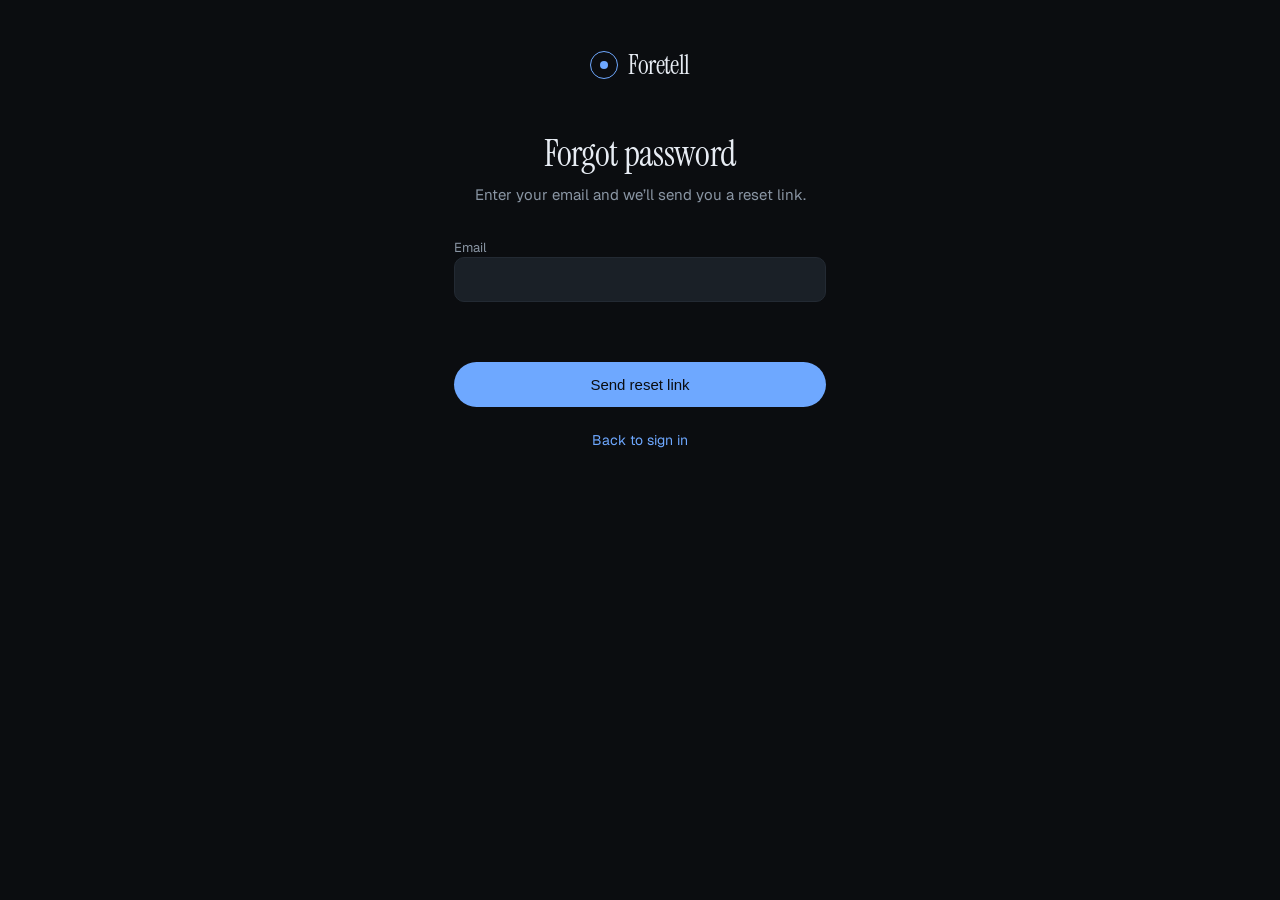
<file: ui/forgot-password.html>
<!DOCTYPE html>
<html lang="en">
<head>
<meta charset="UTF-8" />
<meta name="viewport" content="width=device-width, initial-scale=1.0" />
<title>Forgot password — Foretell</title>
<link rel="stylesheet" href="/ui/theme.css" />
<style>
*{box-sizing:border-box;margin:0;padding:0}
body{min-height:100vh;display:flex;flex-direction:column;background:var(--bg);color:var(--text)}
a{color:inherit;text-decoration:none}
.wrap{max-width:420px;margin:0 auto;padding:48px 24px;flex:1;width:100%}
.logo{display:flex;align-items:center;gap:10px;font-family:var(--serif);font-size:26px;margin-bottom:48px;justify-content:center;letter-spacing:-0.02em}
.logo-mark{width:28px;height:28px;border:1.5px solid var(--accent);border-radius:50%;display:inline-flex;align-items:center;justify-content:center}
.logo-mark::before{content:'';width:8px;height:8px;background:var(--accent);border-radius:50%}
h1{font-family:var(--serif);font-size:36px;font-weight:400;text-align:center;margin-bottom:8px;letter-spacing:-0.01em}
.sub{text-align:center;color:var(--muted);font-size:15px;margin-bottom:32px}
form{display:flex;flex-direction:column;gap:16px}
label{font-size:13px;color:var(--muted)}
input{width:100%;padding:12px 14px;border-radius:10px;border:1px solid var(--border);
  background:var(--panel-2);color:var(--text);font-family:inherit;font-size:15px}
input:focus{outline:none;border-color:var(--accent)}
.btn{display:flex;align-items:center;justify-content:center;padding:14px;border-radius:999px;
  font-size:15px;font-weight:500;background:var(--accent);color:var(--bg);border:none;cursor:pointer;margin-top:8px}
.btn:hover{opacity:0.9}
.btn:disabled{opacity:0.6;cursor:not-allowed}
.error{color:var(--bad);font-size:14px;text-align:center;min-height:20px}
.success{color:var(--accent);font-size:14px;text-align:center;line-height:1.5}
.foot{text-align:center;margin-top:24px;font-size:14px;color:var(--muted)}
.foot a{color:var(--accent)}
</style>
</head>
<body>
<div class="wrap">
  <a href="/" class="logo"><span class="logo-mark"></span> Foretell</a>
  <h1>Forgot password</h1>
  <p class="sub">Enter your email and we&rsquo;ll send you a reset link.</p>
  <form id="form">
    <div>
      <label for="email">Email</label>
      <input id="email" name="email" type="email" required autocomplete="email" />
    </div>
    <p class="error" id="error"></p>
    <p class="success" id="success" hidden></p>
    <button type="submit" class="btn" id="submit">Send reset link</button>
  </form>
  <p class="foot"><a href="/login">Back to sign in</a></p>
</div>
<script>
document.getElementById('form').addEventListener('submit', async (e) => {
  e.preventDefault();
  const btn = document.getElementById('submit');
  const err = document.getElementById('error');
  const ok = document.getElementById('success');
  err.textContent = '';
  ok.hidden = true;
  btn.disabled = true;
  try {
    const res = await fetch('/api/auth/forgot-password', {
      method: 'POST',
      headers: { 'Content-Type': 'application/json' },
      body: JSON.stringify({
        email: document.getElementById('email').value.trim(),
      }),
    });
    const data = await res.json().catch(() => ({}));
    if (!res.ok) {
      err.textContent = typeof data.detail === 'string' ? data.detail : 'Something went wrong. Try again.';
      btn.disabled = false;
      return;
    }
    ok.textContent = data.message || 'If an account exists for that email, we sent a password reset link.';
    ok.hidden = false;
    document.getElementById('email').disabled = true;
  } catch (_e) {
    err.textContent = 'Network error. Try again.';
    btn.disabled = false;
  }
});
</script>
</body>
</html>
</file>
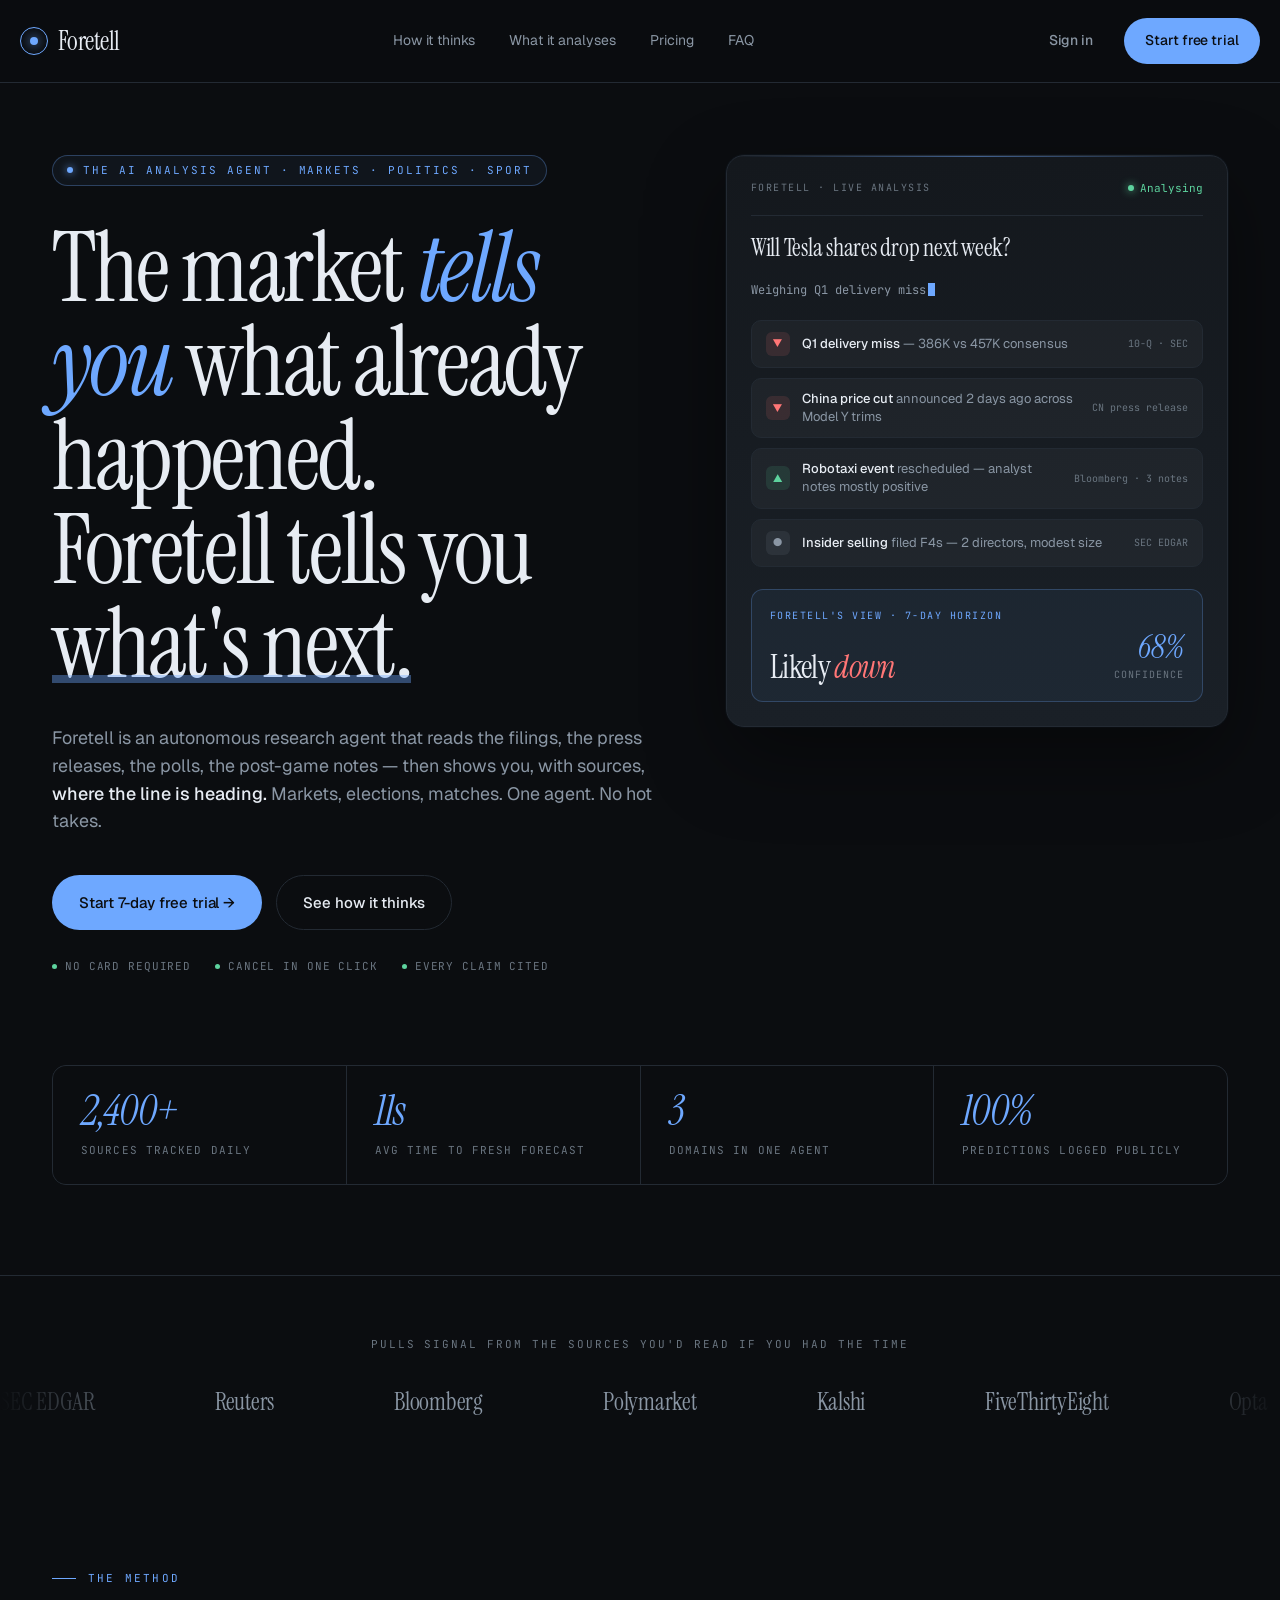
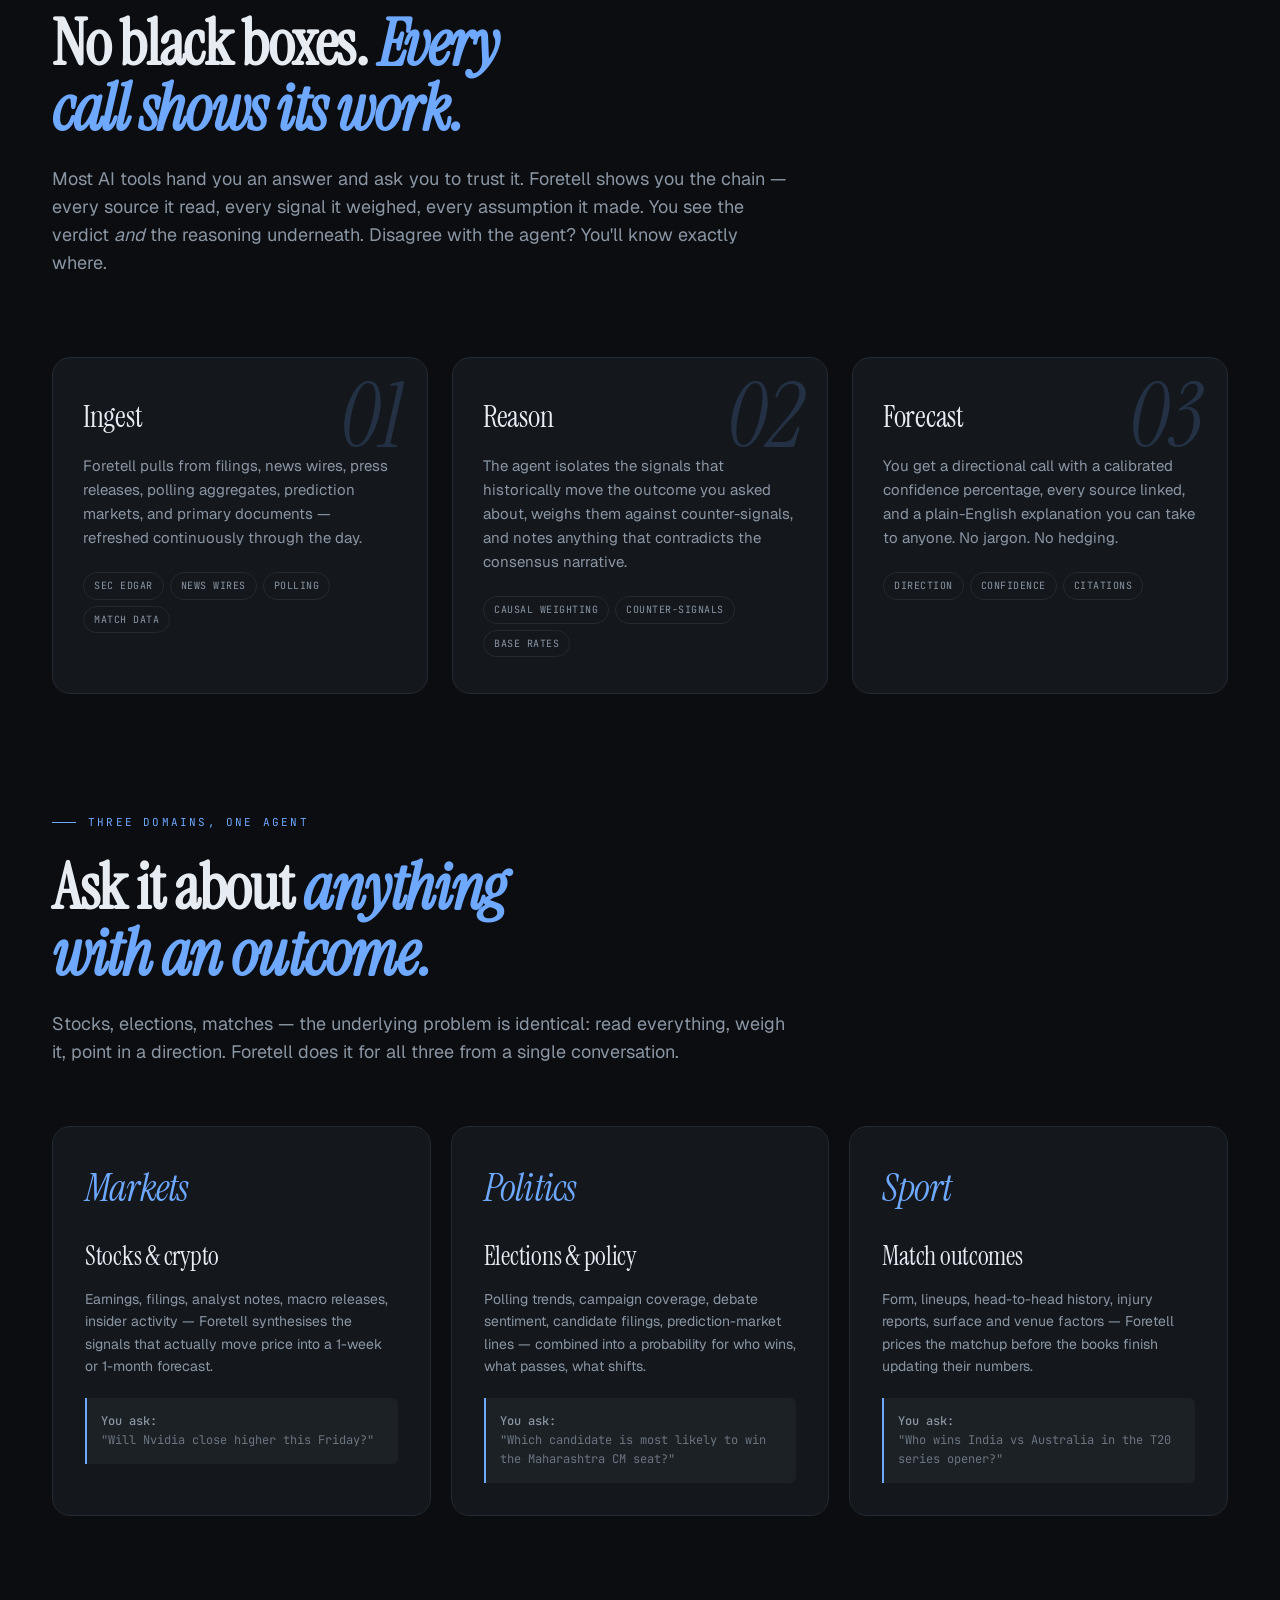
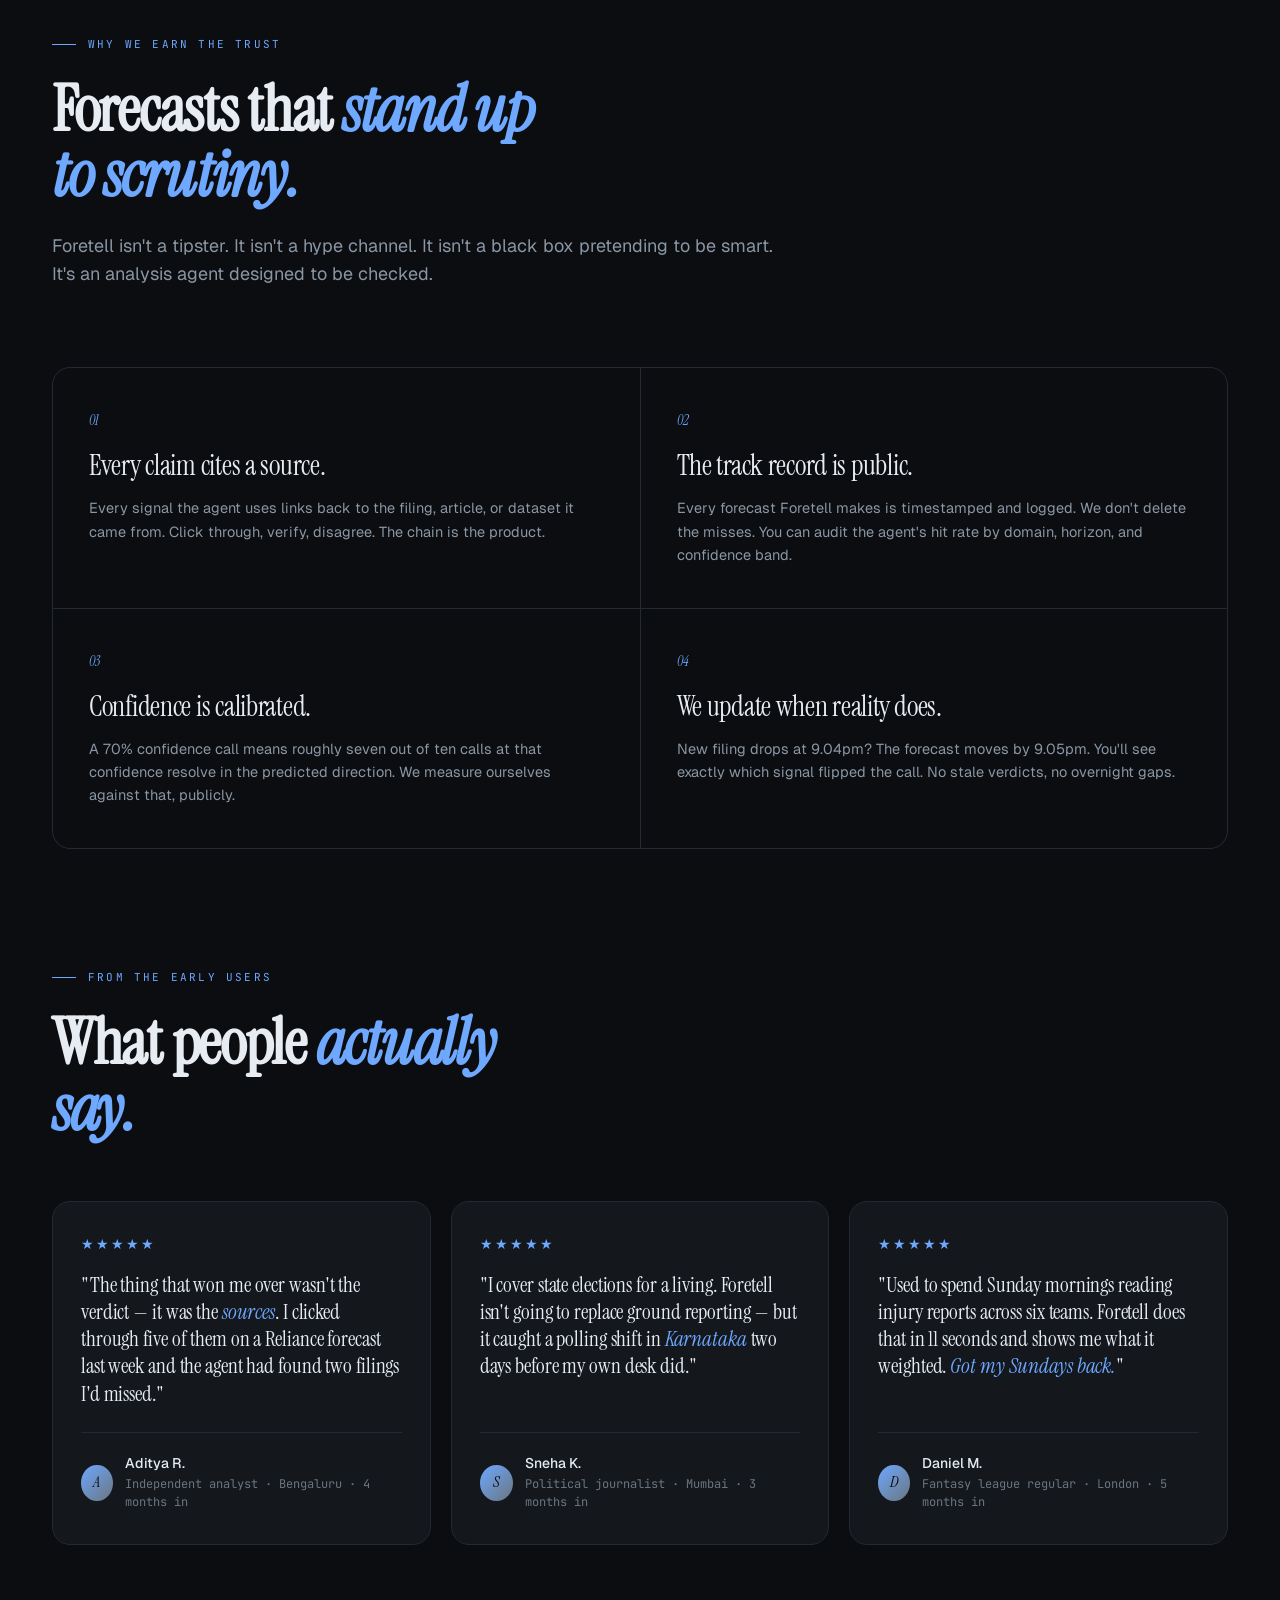
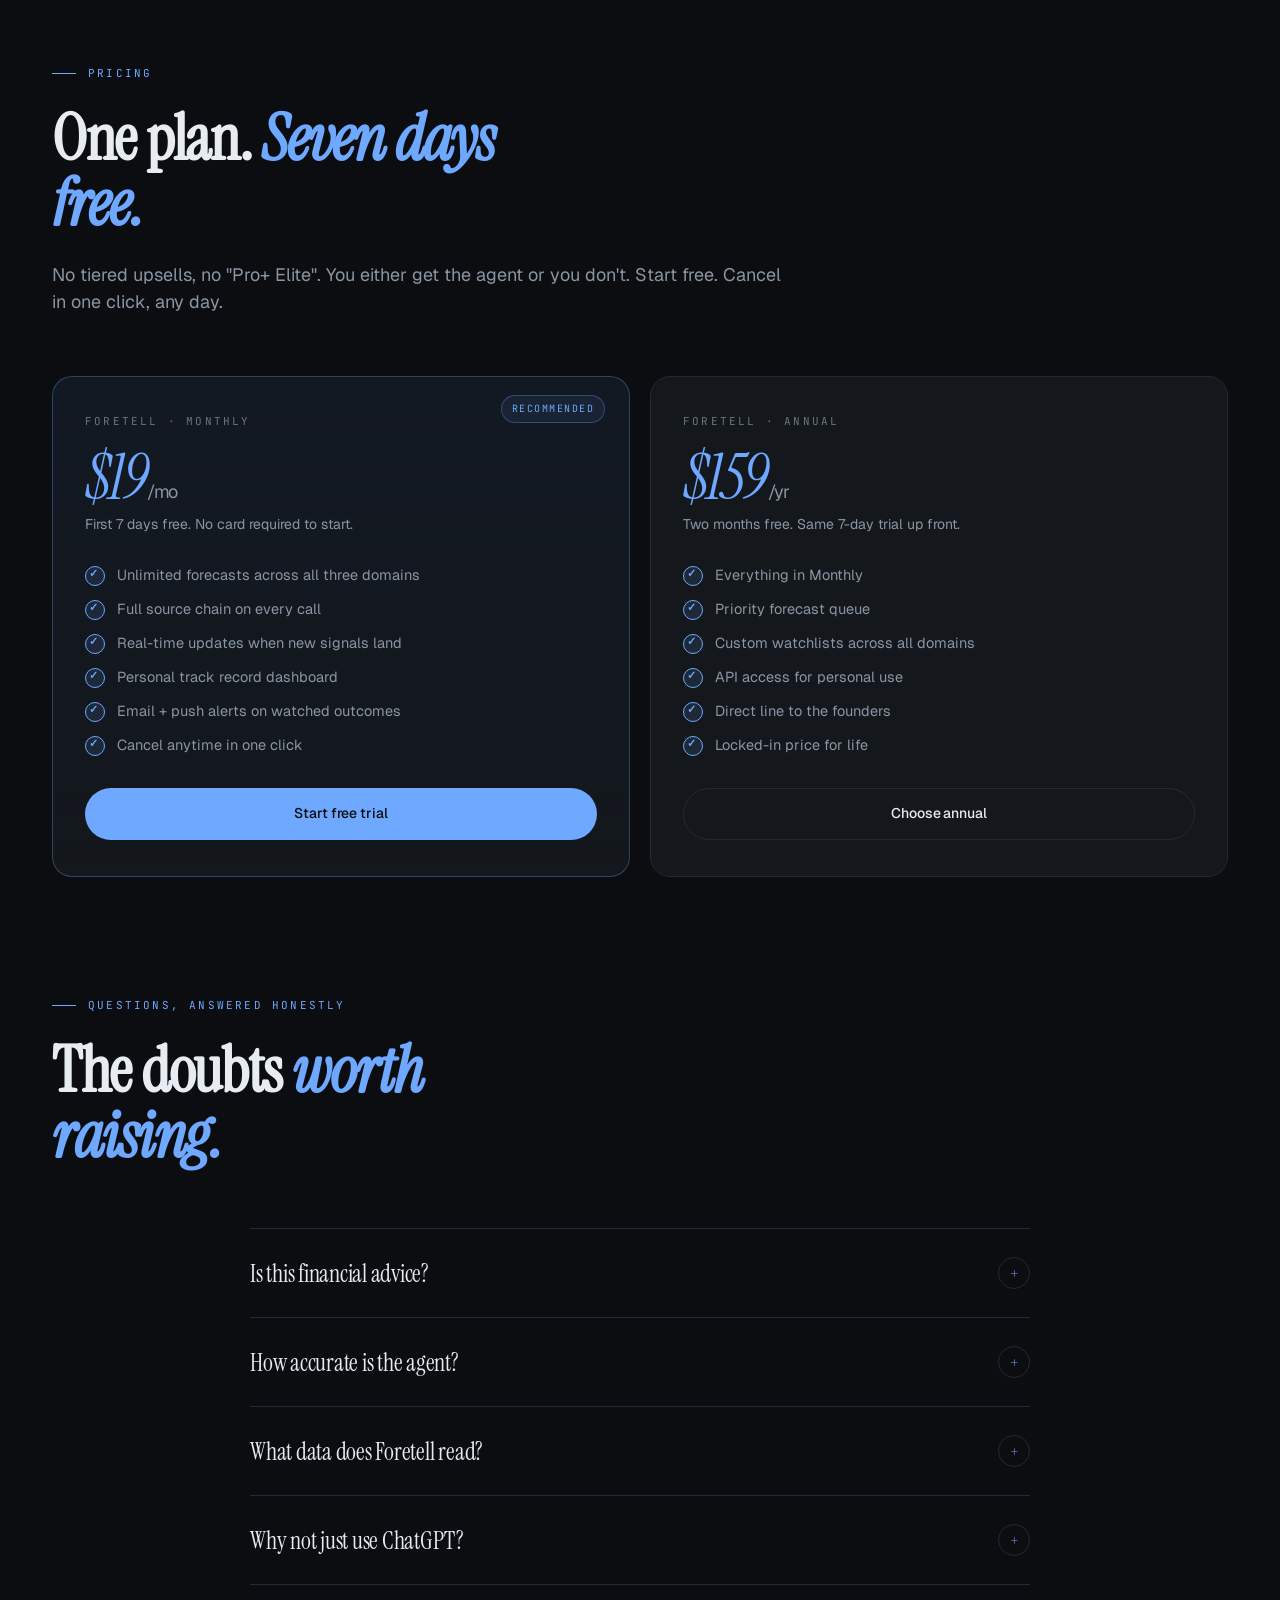
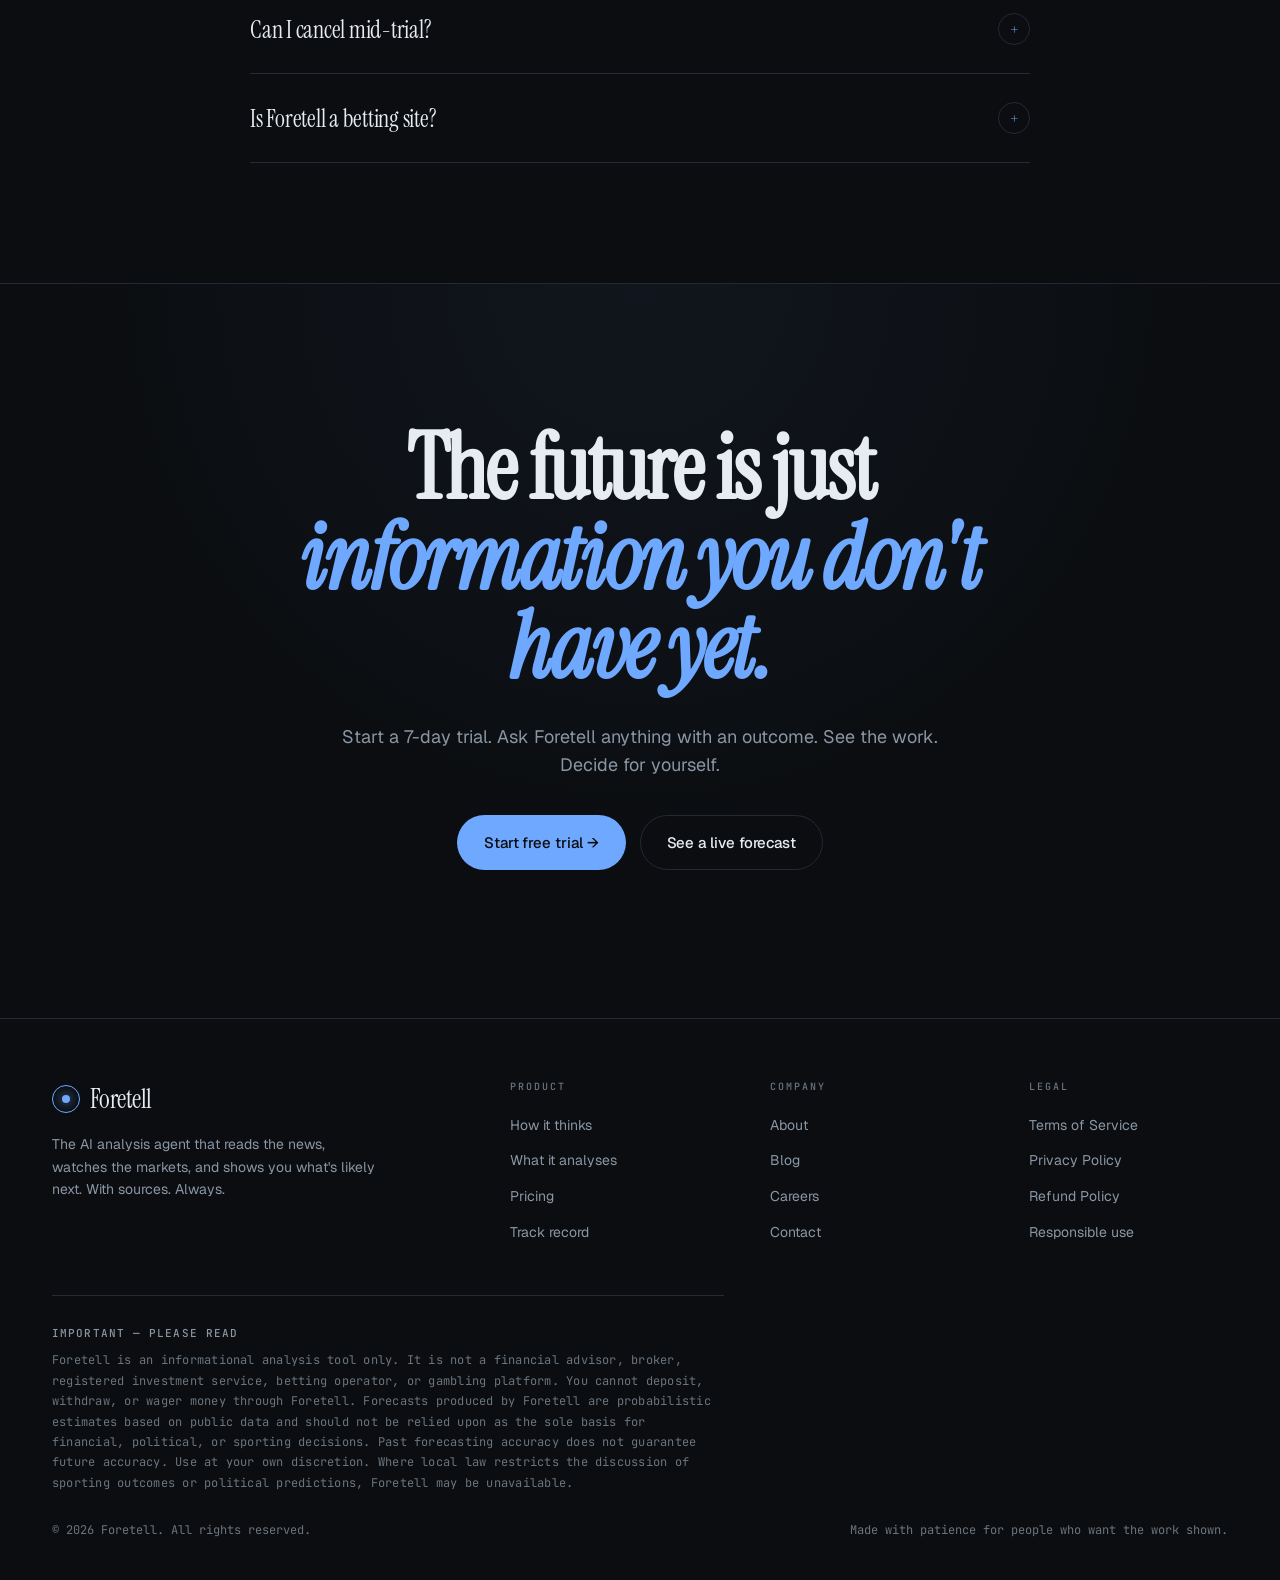
<file: ui/landing.html>
<!DOCTYPE html>
<html lang="en">
<head>
<meta charset="UTF-8" />
<meta name="viewport" content="width=device-width, initial-scale=1.0" />
<title>Foretell — The AI agent that reads the news, watches the markets, and tells you what comes next.</title>
<meta name="description" content="Foretell is an analysis agent that reads filings, news, polls and press releases to forecast where markets, elections and matches are heading. Free 7-day trial. No card required." />

<link rel="stylesheet" href="/ui/theme.css" />

<style>
*{box-sizing:border-box;margin:0;padding:0}
html{scroll-behavior:smooth}
body{
  background:var(--bg);
  color:var(--text);
  font-weight:400;
  line-height:1.55;
  overflow-x:hidden;
}

a{color:inherit;text-decoration:none}
button{font-family:inherit;cursor:pointer;border:none;background:none;color:inherit}

.wrap{
  max-width:1240px;
  margin:0 auto;
  padding:0 32px;
  position:relative;
  z-index:2;
}

/* ============ NAV ============ */
.nav{
  position:sticky;
  top:0;
  z-index:50;
  background:rgba(11,13,16,0.85);
  backdrop-filter:blur(20px);
  border-bottom:1px solid var(--border);
}
.nav-inner{
  display:flex;
  align-items:center;
  justify-content:space-between;
  padding:18px 0;
}
.logo{
  display:flex;
  align-items:center;
  gap:10px;
  font-family:var(--serif);
  font-size:26px;
  letter-spacing:-0.02em;
}
.logo-mark{
  width:28px;
  height:28px;
  border:1.5px solid var(--accent);
  border-radius:50%;
  position:relative;
  display:inline-flex;
  align-items:center;
  justify-content:center;
}
.logo-mark::before{
  content:'';
  width:8px;
  height:8px;
  background:var(--accent);
  border-radius:50%;
  box-shadow:0 0 12px var(--accent);
}
.nav-links{
  display:flex;
  gap:34px;
  font-size:14px;
  color:var(--muted);
}
.nav-links a:hover{color:var(--text)}
.nav-cta{
  display:flex;
  gap:10px;
  align-items:center;
}
.btn{
  display:inline-flex;
  align-items:center;
  gap:8px;
  padding:11px 20px;
  border-radius:999px;
  font-size:14px;
  font-weight:500;
  letter-spacing:-0.005em;
  transition:all .2s ease;
  border:1px solid transparent;
}
.btn-ghost{
  color:var(--muted);
}
.btn-ghost:hover{color:var(--text)}
.btn-primary{
  background:var(--accent);
  color:var(--bg);
}
.btn-primary:hover{
  opacity:0.9;
  transform:translateY(-1px);
}
.btn-outline{
  border:1px solid var(--border);
  color:var(--text);
}
.btn-outline:hover{
  border-color:var(--text);
}
@media(max-width:760px){
  .nav-links{display:none}
}

/* ============ HERO ============ */
.hero{
  padding:72px 0 90px;
  position:relative;
}
.eyebrow{
  display:inline-flex;
  align-items:center;
  gap:10px;
  font-family:var(--mono);
  font-size:11px;
  letter-spacing:0.18em;
  text-transform:uppercase;
  color:var(--accent);
  padding:6px 14px;
  border:1px solid rgba(110,168,255,0.3);
  border-radius:999px;
  background:rgba(110,168,255,0.05);
  margin-bottom:36px;
  animation:fadeUp .8s ease both;
}
.eyebrow .dot{
  width:6px;height:6px;background:var(--accent);border-radius:50%;
  box-shadow:0 0 8px var(--accent);
  animation:pulse 2s ease-in-out infinite;
}
@keyframes pulse{
  0%,100%{opacity:1}
  50%{opacity:.4}
}

.hero h1{
  font-family:var(--serif);
  font-size:clamp(46px, 7.5vw, 96px);
  line-height:0.98;
  letter-spacing:-0.025em;
  font-weight:400;
  max-width:14ch;
  margin-bottom:32px;
  animation:fadeUp .9s ease .1s both;
}
.hero h1 em{
  font-style:italic;
  color:var(--accent);
  font-weight:400;
}
.hero h1 .strike{
  position:relative;
  display:inline-block;
}
.hero-sub{
  font-size:clamp(17px,1.4vw,20px);
  color:var(--muted);
  max-width:54ch;
  line-height:1.55;
  margin-bottom:40px;
  animation:fadeUp 1s ease .2s both;
}
.hero-sub strong{color:var(--text);font-weight:500}

.hero-actions{
  display:flex;
  gap:14px;
  align-items:center;
  flex-wrap:wrap;
  margin-bottom:28px;
  animation:fadeUp 1.1s ease .3s both;
}
.btn-lg{padding:15px 26px;font-size:15px}

.hero-microtrust{
  display:flex;
  gap:24px;
  font-family:var(--mono);
  font-size:11px;
  letter-spacing:0.08em;
  color:var(--dim);
  text-transform:uppercase;
  flex-wrap:wrap;
  animation:fadeUp 1.2s ease .4s both;
}
.hero-microtrust span{display:flex;align-items:center;gap:8px}
.hero-microtrust span::before{
  content:'';width:5px;height:5px;background:var(--good);border-radius:50%;
}

/* ============ HERO DEMO CARD ============ */
.hero-grid{
  display:grid;
  grid-template-columns:1.1fr 0.9fr;
  gap:60px;
  align-items:start;
}
@media(max-width:980px){
  .hero-grid{grid-template-columns:1fr;gap:50px}
}

.agent-card{
  background:linear-gradient(180deg, var(--panel) 0%, var(--panel-2) 100%);
  border:1px solid var(--border);
  border-radius:18px;
  padding:24px;
  position:relative;
  overflow:hidden;
  animation:fadeUp 1s ease .5s both;
  box-shadow:0 30px 80px rgba(0,0,0,0.4), 0 0 0 1px rgba(110,168,255,0.04);
}
.agent-card::before{
  content:'';
  position:absolute;
  top:0;left:0;right:0;
  height:1px;
  background:linear-gradient(90deg, transparent, rgba(110,168,255,0.5), transparent);
}
.agent-head{
  display:flex;
  justify-content:space-between;
  align-items:center;
  padding-bottom:18px;
  border-bottom:1px solid var(--border);
  margin-bottom:18px;
}
.agent-tag{
  font-family:var(--mono);
  font-size:10px;
  letter-spacing:0.15em;
  text-transform:uppercase;
  color:var(--dim);
}
.agent-status{
  display:flex;
  align-items:center;
  gap:6px;
  font-family:var(--mono);
  font-size:11px;
  color:var(--good);
}
.agent-status::before{
  content:'';width:6px;height:6px;border-radius:50%;background:var(--good);
  box-shadow:0 0 8px var(--good);animation:pulse 1.5s ease-in-out infinite;
}
.agent-q{
  font-family:var(--serif);
  font-size:24px;
  line-height:1.15;
  margin-bottom:20px;
  letter-spacing:-0.01em;
}
.agent-thinking{
  font-family:var(--mono);
  font-size:12px;
  color:var(--muted);
  margin-bottom:20px;
  min-height:18px;
}
.agent-thinking .cursor{
  display:inline-block;
  width:7px;
  height:13px;
  background:var(--accent);
  vertical-align:-2px;
  margin-left:2px;
  animation:blink 1s steps(2) infinite;
}
@keyframes blink{50%{opacity:0}}

.signals{
  display:flex;
  flex-direction:column;
  gap:10px;
  margin-bottom:22px;
}
.signal{
  display:grid;
  grid-template-columns:auto 1fr auto;
  gap:12px;
  align-items:center;
  padding:11px 14px;
  background:rgba(231,236,243,0.04);
  border:1px solid var(--border);
  border-radius:10px;
  font-size:13px;
  opacity:0;
  animation:slideIn .5s ease forwards;
}
.signal.s1{animation-delay:.8s}
.signal.s2{animation-delay:1.4s}
.signal.s3{animation-delay:2s}
.signal.s4{animation-delay:2.6s}
@keyframes slideIn{
  from{opacity:0;transform:translateY(8px)}
  to{opacity:1;transform:translateY(0)}
}
.signal-icon{
  width:24px;height:24px;border-radius:6px;
  display:flex;align-items:center;justify-content:center;
  font-size:11px;font-weight:600;
}
.icon-pos{background:rgba(93,211,158,0.12);color:var(--good)}
.icon-neg{background:rgba(255,118,118,0.12);color:var(--bad)}
.icon-neu{background:rgba(138,150,164,0.12);color:var(--muted)}
.signal-text{color:var(--muted);line-height:1.4}
.signal-text strong{color:var(--text);font-weight:500}
.signal-src{
  font-family:var(--mono);
  font-size:10px;
  color:var(--dim);
  white-space:nowrap;
}

.verdict{
  background:rgba(110,168,255,0.06);
  border:1px solid rgba(110,168,255,0.25);
  border-radius:12px;
  padding:18px;
  opacity:0;
  animation:slideIn .6s ease 3.2s forwards;
}
.verdict-label{
  font-family:var(--mono);
  font-size:10px;
  letter-spacing:0.15em;
  text-transform:uppercase;
  color:var(--accent);
  margin-bottom:8px;
}
.verdict-row{
  display:flex;
  justify-content:space-between;
  align-items:flex-end;
  gap:18px;
}
.verdict-call{
  font-family:var(--serif);
  font-size:32px;
  line-height:1;
  letter-spacing:-0.02em;
}
.verdict-call em{color:var(--bad);font-style:italic}
.verdict-conf{
  text-align:right;
}
.verdict-conf-num{
  font-family:var(--serif);
  font-size:32px;
  line-height:1;
  color:var(--accent);
  font-style:italic;
}
.verdict-conf-lbl{
  font-family:var(--mono);
  font-size:10px;
  color:var(--dim);
  letter-spacing:0.1em;
  text-transform:uppercase;
  margin-top:4px;
}

/* ============ HERO STATS ============ */
.hero-stats{
  display:grid;
  grid-template-columns:repeat(4,1fr);
  gap:1px;
  background:var(--border);
  margin-top:90px;
  border:1px solid var(--border);
  border-radius:14px;
  overflow:hidden;
}
@media(max-width:760px){
  .hero-stats{grid-template-columns:repeat(2,1fr)}
}
.stat{
  background:var(--bg);
  padding:24px 28px;
}
.stat-num{
  font-family:var(--serif);
  font-size:42px;
  letter-spacing:-0.02em;
  line-height:1;
  color:var(--text);
}
.stat-num em{font-style:italic;color:var(--accent)}
.stat-lbl{
  font-family:var(--mono);
  font-size:11px;
  letter-spacing:0.1em;
  text-transform:uppercase;
  color:var(--dim);
  margin-top:10px;
}

/* ============ SOURCES MARQUEE ============ */
.sources{
  padding:60px 0 30px;
  border-top:1px solid var(--border);
}
.sources-label{
  text-align:center;
  font-family:var(--mono);
  font-size:11px;
  letter-spacing:0.18em;
  text-transform:uppercase;
  color:var(--dim);
  margin-bottom:30px;
}
.marquee{
  overflow:hidden;
  -webkit-mask-image:linear-gradient(90deg, transparent, #000 15%, #000 85%, transparent);
  mask-image:linear-gradient(90deg, transparent, #000 15%, #000 85%, transparent);
}
.marquee-track{
  display:flex;
  gap:60px;
  width:max-content;
  animation:scroll 36s linear infinite;
}
@keyframes scroll{
  from{transform:translateX(0)}
  to{transform:translateX(-50%)}
}
.marquee-item{
  font-family:var(--serif);
  font-size:24px;
  color:var(--muted);
  letter-spacing:-0.01em;
  white-space:nowrap;
  display:flex;
  align-items:center;
  gap:60px;
}
.marquee-item::after{
  content:'·';
  color:var(--accent);
}

/* ============ SECTION FRAME ============ */
.section{
  padding:120px 0;
  position:relative;
}
.section-eyebrow{
  font-family:var(--mono);
  font-size:11px;
  letter-spacing:0.2em;
  text-transform:uppercase;
  color:var(--accent);
  margin-bottom:24px;
  display:flex;
  align-items:center;
  gap:12px;
}
.section-eyebrow::before{
  content:'';
  width:24px;
  height:1px;
  background:var(--accent);
}
.section-title{
  font-family:var(--serif);
  font-size:clamp(38px,5vw,68px);
  line-height:1.02;
  letter-spacing:-0.02em;
  max-width:18ch;
  margin-bottom:24px;
}
.section-title em{font-style:italic;color:var(--accent)}
.section-sub{
  font-size:18px;
  color:var(--muted);
  max-width:62ch;
  line-height:1.55;
}

/* ============ HOW IT THINKS ============ */
.how-grid{
  display:grid;
  grid-template-columns:repeat(3,1fr);
  gap:24px;
  margin-top:80px;
  counter-reset:step;
}
@media(max-width:900px){
  .how-grid{grid-template-columns:1fr;gap:18px}
}
.how-card{
  background:var(--panel);
  border:1px solid var(--border);
  border-radius:18px;
  padding:36px 30px;
  position:relative;
  transition:all .3s ease;
  counter-increment:step;
}
.how-card:hover{
  border-color:rgba(110,168,255,0.3);
  transform:translateY(-3px);
}
.how-card::before{
  content:counter(step, decimal-leading-zero);
  font-family:var(--serif);
  font-style:italic;
  font-size:88px;
  color:var(--accent);
  opacity:0.18;
  position:absolute;
  top:14px;
  right:24px;
  line-height:1;
}
.how-card h3{
  font-family:var(--serif);
  font-size:30px;
  font-weight:400;
  letter-spacing:-0.01em;
  margin-bottom:14px;
  position:relative;
}
.how-card p{
  color:var(--muted);
  font-size:15px;
  line-height:1.6;
  margin-bottom:22px;
}
.how-card .tags{
  display:flex;
  flex-wrap:wrap;
  gap:6px;
}
.tag{
  font-family:var(--mono);
  font-size:10px;
  letter-spacing:0.05em;
  text-transform:uppercase;
  color:var(--muted);
  padding:5px 10px;
  border:1px solid var(--border);
  border-radius:999px;
}

/* ============ USE CASES ============ */
.usecases{
  display:grid;
  grid-template-columns:repeat(3,1fr);
  gap:20px;
  margin-top:60px;
}
@media(max-width:900px){
  .usecases{grid-template-columns:1fr}
}
.usecase{
  background:var(--panel);
  border:1px solid var(--border);
  border-radius:18px;
  padding:32px;
  position:relative;
  overflow:hidden;
}
.usecase-icon{
  font-family:var(--serif);
  font-style:italic;
  font-size:38px;
  color:var(--accent);
  margin-bottom:18px;
  letter-spacing:-0.02em;
}
.usecase h3{
  font-family:var(--serif);
  font-size:26px;
  font-weight:400;
  margin-bottom:12px;
  letter-spacing:-0.01em;
}
.usecase p{
  color:var(--muted);
  font-size:14px;
  line-height:1.6;
  margin-bottom:20px;
}
.usecase .example{
  font-family:var(--mono);
  font-size:12px;
  color:var(--dim);
  padding:14px;
  background:rgba(231,236,243,0.04);
  border-left:2px solid var(--accent);
  border-radius:0 6px 6px 0;
  line-height:1.6;
}
.usecase .example b{color:var(--muted);font-weight:500}

/* ============ TRUST GRID ============ */
.trust-grid{
  display:grid;
  grid-template-columns:repeat(2,1fr);
  gap:1px;
  background:var(--border);
  margin-top:80px;
  border:1px solid var(--border);
  border-radius:18px;
  overflow:hidden;
}
@media(max-width:760px){.trust-grid{grid-template-columns:1fr}}
.trust-cell{
  background:var(--bg);
  padding:42px 36px;
}
.trust-num{
  font-family:var(--serif);
  font-style:italic;
  font-size:14px;
  color:var(--accent);
  margin-bottom:18px;
  display:block;
}
.trust-cell h3{
  font-family:var(--serif);
  font-size:28px;
  font-weight:400;
  letter-spacing:-0.01em;
  margin-bottom:14px;
  line-height:1.15;
}
.trust-cell p{
  color:var(--muted);
  font-size:14.5px;
  line-height:1.6;
}

/* ============ TESTIMONIALS ============ */
.testimonials{
  display:grid;
  grid-template-columns:repeat(3,1fr);
  gap:20px;
  margin-top:60px;
}
@media(max-width:900px){
  .testimonials{grid-template-columns:1fr}
}
.tcard{
  background:var(--panel);
  border:1px solid var(--border);
  border-radius:18px;
  padding:32px 28px;
  display:flex;
  flex-direction:column;
}
.stars{
  color:var(--accent);
  font-size:14px;
  letter-spacing:2px;
  margin-bottom:16px;
}
.tcard blockquote{
  font-family:var(--serif);
  font-size:21px;
  line-height:1.3;
  letter-spacing:-0.005em;
  margin-bottom:24px;
  flex:1;
}
.tcard blockquote em{color:var(--accent);font-style:italic}
.tperson{
  display:flex;
  align-items:center;
  gap:12px;
  padding-top:20px;
  border-top:1px solid var(--border);
}
.tavatar{
  width:36px;height:36px;border-radius:50%;
  background:linear-gradient(135deg, var(--accent), var(--dim));
  display:flex;align-items:center;justify-content:center;
  font-family:var(--serif);
  font-style:italic;
  color:var(--bg);
  font-size:16px;
}
.tname{font-size:14px;font-weight:500}
.tmeta{font-size:12px;color:var(--dim);font-family:var(--mono)}

/* ============ PRICING ============ */
.pricing-wrap{
  display:grid;
  grid-template-columns:1fr 1fr;
  gap:20px;
  margin-top:60px;
}
@media(max-width:760px){.pricing-wrap{grid-template-columns:1fr}}
.plan{
  background:var(--panel);
  border:1px solid var(--border);
  border-radius:20px;
  padding:36px 32px;
  position:relative;
}
.plan.featured{
  background:linear-gradient(180deg, rgba(110,168,255,0.08), var(--panel));
  border-color:rgba(110,168,255,0.3);
}
.plan-badge{
  position:absolute;
  top:18px;right:24px;
  font-family:var(--mono);
  font-size:10px;
  letter-spacing:0.15em;
  text-transform:uppercase;
  color:var(--accent);
  padding:5px 10px;
  border:1px solid rgba(110,168,255,0.3);
  border-radius:999px;
  background:rgba(110,168,255,0.08);
}
.plan-name{
  font-family:var(--mono);
  font-size:11px;
  letter-spacing:0.2em;
  text-transform:uppercase;
  color:var(--dim);
  margin-bottom:16px;
}
.plan-price{
  font-family:var(--serif);
  font-size:62px;
  line-height:1;
  letter-spacing:-0.025em;
  margin-bottom:6px;
}
.plan-price em{color:var(--accent);font-style:italic}
.plan-price small{font-size:18px;color:var(--muted);font-style:normal;font-family:var(--sans)}
.plan-tag{
  font-size:14px;
  color:var(--muted);
  margin-bottom:28px;
}
.plan ul{
  list-style:none;
  margin-bottom:32px;
  display:flex;
  flex-direction:column;
  gap:12px;
}
.plan li{
  display:flex;
  align-items:flex-start;
  gap:12px;
  font-size:14.5px;
  color:var(--muted);
  line-height:1.5;
}
.plan li::before{
  content:'';
  width:18px;height:18px;
  background:rgba(110,168,255,0.12);
  border:1px solid var(--accent);
  border-radius:50%;
  position:relative;
  flex-shrink:0;
  margin-top:2px;
}
.plan li::after{
  content:'✓';
  position:absolute;
  margin-left:4px;
  margin-top:1px;
  color:var(--accent);
  font-size:11px;
  font-weight:700;
}
.plan li{position:relative}

.plan .btn{width:100%;justify-content:center;padding:14px}

/* ============ FAQ ============ */
.faq{
  max-width:780px;
  margin:60px auto 0;
  display:flex;
  flex-direction:column;
}
.faq-item{
  border-top:1px solid var(--border);
}
.faq-item:last-child{border-bottom:1px solid var(--border)}
.faq-q{
  width:100%;
  padding:28px 0;
  text-align:left;
  display:flex;
  justify-content:space-between;
  align-items:center;
  gap:24px;
  font-family:var(--serif);
  font-size:24px;
  letter-spacing:-0.01em;
  color:var(--text);
  transition:color .2s;
}
.faq-q:hover{color:var(--accent)}
.faq-q .plus{
  width:32px;height:32px;
  border:1px solid var(--border);
  border-radius:50%;
  display:flex;
  align-items:center;
  justify-content:center;
  font-size:16px;
  color:var(--accent);
  flex-shrink:0;
  transition:all .3s;
}
.faq-item.open .faq-q .plus{
  transform:rotate(45deg);
  background:var(--accent);
  color:var(--bg);
  border-color:var(--accent);
}
.faq-a{
  max-height:0;
  overflow:hidden;
  transition:max-height .4s ease;
}
.faq-item.open .faq-a{max-height:300px}
.faq-a-inner{
  padding:0 0 28px 0;
  color:var(--muted);
  font-size:16px;
  line-height:1.65;
  max-width:62ch;
}

/* ============ FINAL CTA ============ */
.final-cta{
  text-align:center;
  padding:140px 0 120px;
  border-top:1px solid var(--border);
  position:relative;
}
.final-cta::before{
  content:'';
  position:absolute;
  inset:0;
  background:radial-gradient(circle at center top, rgba(110,168,255,0.06), transparent 60%);
  pointer-events:none;
}
.final-cta h2{
  font-family:var(--serif);
  font-size:clamp(48px,7vw,90px);
  line-height:1;
  letter-spacing:-0.025em;
  margin-bottom:30px;
  max-width:18ch;
  margin-left:auto;
  margin-right:auto;
  position:relative;
}
.final-cta h2 em{color:var(--accent);font-style:italic}
.final-cta p{
  color:var(--muted);
  font-size:18px;
  max-width:50ch;
  margin:0 auto 36px;
  position:relative;
}
.final-cta .hero-actions{justify-content:center;position:relative}

/* ============ FOOTER ============ */
footer{
  border-top:1px solid var(--border);
  padding:60px 0 40px;
}
.foot-grid{
  display:grid;
  grid-template-columns:2fr 1fr 1fr 1fr;
  gap:60px;
  margin-bottom:50px;
}
@media(max-width:800px){
  .foot-grid{grid-template-columns:1fr 1fr;gap:40px}
}
.foot-brand p{
  color:var(--muted);
  font-size:14px;
  margin-top:14px;
  max-width:36ch;
  line-height:1.6;
}
.foot-col h5{
  font-family:var(--mono);
  font-size:10px;
  letter-spacing:0.2em;
  text-transform:uppercase;
  color:var(--dim);
  margin-bottom:18px;
  font-weight:500;
}
.foot-col ul{list-style:none;display:flex;flex-direction:column;gap:11px}
.foot-col a{
  font-size:14px;
  color:var(--muted);
  transition:color .2s;
}
.foot-col a:hover{color:var(--text)}

.disclaimer{
  border-top:1px solid var(--border);
  padding-top:28px;
  font-size:12px;
  color:var(--dim);
  line-height:1.7;
  font-family:var(--mono);
  letter-spacing:0.02em;
  max-width:96ch;
}
.disclaimer strong{color:var(--muted);font-weight:500;text-transform:uppercase;letter-spacing:0.1em;font-size:11px;display:block;margin-bottom:8px}

.copy{
  margin-top:28px;
  display:flex;
  justify-content:space-between;
  align-items:center;
  font-size:12px;
  color:var(--dim);
  font-family:var(--mono);
}
@media(max-width:600px){
  .copy{flex-direction:column;gap:14px;text-align:center}
}

@keyframes fadeUp{
  from{opacity:0;transform:translateY(20px)}
  to{opacity:1;transform:translateY(0)}
}

/* Underline accent */
.ul-acc{
  position:relative;
  display:inline-block;
}
.ul-acc::after{
  content:'';
  position:absolute;
  left:0;right:0;bottom:0.1em;
  height:0.08em;
  background:var(--accent);
  opacity:0.4;
}

</style>
</head>
<body>

<!-- ============ NAV ============ -->
<nav class="nav">
  <div class="wrap nav-inner">
    <a href="/" class="logo">
      <span class="logo-mark"></span>
      Foretell
    </a>
    <div class="nav-links">
      <a href="#how">How it thinks</a>
      <a href="#usecases">What it analyses</a>
      <a href="#pricing">Pricing</a>
      <a href="#faq">FAQ</a>
    </div>
    <div class="nav-cta">
      <a href="/login" class="btn btn-ghost">Sign in</a>
      <a href="/signup" class="btn btn-primary">Start free trial</a>
    </div>
  </div>
</nav>

<!-- ============ HERO ============ -->
<section class="hero">
  <div class="wrap">
    <div class="hero-grid">
      <div>
        <div class="eyebrow"><span class="dot"></span>The AI analysis agent · Markets · Politics · Sport</div>
        <h1>
          The market <em>tells you</em> what already happened.<br>
          Foretell tells you <span class="ul-acc">what's next.</span>
        </h1>
        <p class="hero-sub">
          Foretell is an autonomous research agent that reads the filings, the press releases, the polls, the post-game notes — then shows you, with sources, <strong>where the line is heading.</strong> Markets, elections, matches. One agent. No hot takes.
        </p>
        <div class="hero-actions">
          <a href="/signup" class="btn btn-primary btn-lg">Start 7-day free trial →</a>
          <a href="#how" class="btn btn-outline btn-lg">See how it thinks</a>
        </div>
        <div class="hero-microtrust">
          <span>No card required</span>
          <span>Cancel in one click</span>
          <span>Every claim cited</span>
        </div>
      </div>

      <!-- Agent live demo card -->
      <div class="agent-card">
        <div class="agent-head">
          <span class="agent-tag">FORETELL · LIVE ANALYSIS</span>
          <span class="agent-status">Analysing</span>
        </div>
        <div class="agent-q">Will Tesla shares drop next week?</div>
        <div class="agent-thinking" id="thinker">Reading 14 sources<span class="cursor"></span></div>

        <div class="signals">
          <div class="signal s1">
            <span class="signal-icon icon-neg">▼</span>
            <span class="signal-text"><strong>Q1 delivery miss</strong> — 386K vs 457K consensus</span>
            <span class="signal-src">10-Q · SEC</span>
          </div>
          <div class="signal s2">
            <span class="signal-icon icon-neg">▼</span>
            <span class="signal-text"><strong>China price cut</strong> announced 2 days ago across Model Y trims</span>
            <span class="signal-src">CN press release</span>
          </div>
          <div class="signal s3">
            <span class="signal-icon icon-pos">▲</span>
            <span class="signal-text"><strong>Robotaxi event</strong> rescheduled — analyst notes mostly positive</span>
            <span class="signal-src">Bloomberg · 3 notes</span>
          </div>
          <div class="signal s4">
            <span class="signal-icon icon-neu">●</span>
            <span class="signal-text"><strong>Insider selling</strong> filed F4s — 2 directors, modest size</span>
            <span class="signal-src">SEC EDGAR</span>
          </div>
        </div>

        <div class="verdict">
          <div class="verdict-label">Foretell's view · 7-day horizon</div>
          <div class="verdict-row">
            <div class="verdict-call">Likely <em>down</em></div>
            <div class="verdict-conf">
              <div class="verdict-conf-num">68%</div>
              <div class="verdict-conf-lbl">Confidence</div>
            </div>
          </div>
        </div>
      </div>
    </div>

    <!-- HERO STATS -->
    <div class="hero-stats">
      <div class="stat">
        <div class="stat-num"><em>2,400+</em></div>
        <div class="stat-lbl">Sources tracked daily</div>
      </div>
      <div class="stat">
        <div class="stat-num"><em>11s</em></div>
        <div class="stat-lbl">Avg time to fresh forecast</div>
      </div>
      <div class="stat">
        <div class="stat-num"><em>3</em></div>
        <div class="stat-lbl">Domains in one agent</div>
      </div>
      <div class="stat">
        <div class="stat-num"><em>100%</em></div>
        <div class="stat-lbl">Predictions logged publicly</div>
      </div>
    </div>
  </div>
</section>

<!-- ============ SOURCES MARQUEE ============ -->
<section class="sources">
  <div class="wrap">
    <div class="sources-label">Pulls signal from the sources you'd read if you had the time</div>
  </div>
  <div class="marquee">
    <div class="marquee-track">
      <div class="marquee-item">SEC EDGAR<span></span>Reuters<span></span>Bloomberg<span></span>Polymarket<span></span>Kalshi<span></span>FiveThirtyEight<span></span>Opta<span></span>Financial Times<span></span>The Economist<span></span>Election Commission filings<span></span>ESPN<span></span>X / Twitter<span></span>Wall Street Journal<span></span>Hansard<span></span>Press Trust of India</div>
      <div class="marquee-item">SEC EDGAR<span></span>Reuters<span></span>Bloomberg<span></span>Polymarket<span></span>Kalshi<span></span>FiveThirtyEight<span></span>Opta<span></span>Financial Times<span></span>The Economist<span></span>Election Commission filings<span></span>ESPN<span></span>X / Twitter<span></span>Wall Street Journal<span></span>Hansard<span></span>Press Trust of India</div>
    </div>
  </div>
</section>

<!-- ============ HOW IT THINKS ============ -->
<section class="section" id="how">
  <div class="wrap">
    <div class="section-eyebrow">The method</div>
    <h2 class="section-title">No black boxes. <em>Every call shows its work.</em></h2>
    <p class="section-sub">Most AI tools hand you an answer and ask you to trust it. Foretell shows you the chain — every source it read, every signal it weighed, every assumption it made. You see the verdict <em>and</em> the reasoning underneath. Disagree with the agent? You'll know exactly where.</p>

    <div class="how-grid">
      <div class="how-card">
        <h3>Ingest</h3>
        <p>Foretell pulls from filings, news wires, press releases, polling aggregates, prediction markets, and primary documents — refreshed continuously through the day.</p>
        <div class="tags">
          <span class="tag">SEC EDGAR</span>
          <span class="tag">News wires</span>
          <span class="tag">Polling</span>
          <span class="tag">Match data</span>
        </div>
      </div>
      <div class="how-card">
        <h3>Reason</h3>
        <p>The agent isolates the signals that historically move the outcome you asked about, weighs them against counter-signals, and notes anything that contradicts the consensus narrative.</p>
        <div class="tags">
          <span class="tag">Causal weighting</span>
          <span class="tag">Counter-signals</span>
          <span class="tag">Base rates</span>
        </div>
      </div>
      <div class="how-card">
        <h3>Forecast</h3>
        <p>You get a directional call with a calibrated confidence percentage, every source linked, and a plain-English explanation you can take to anyone. No jargon. No hedging.</p>
        <div class="tags">
          <span class="tag">Direction</span>
          <span class="tag">Confidence</span>
          <span class="tag">Citations</span>
        </div>
      </div>
    </div>
  </div>
</section>

<!-- ============ USE CASES ============ -->
<section class="section" id="usecases" style="padding-top:0">
  <div class="wrap">
    <div class="section-eyebrow">Three domains, one agent</div>
    <h2 class="section-title">Ask it about <em>anything with an outcome.</em></h2>
    <p class="section-sub">Stocks, elections, matches — the underlying problem is identical: read everything, weigh it, point in a direction. Foretell does it for all three from a single conversation.</p>

    <div class="usecases">
      <div class="usecase">
        <div class="usecase-icon">Markets</div>
        <h3>Stocks &amp; crypto</h3>
        <p>Earnings, filings, analyst notes, macro releases, insider activity — Foretell synthesises the signals that actually move price into a 1-week or 1-month forecast.</p>
        <div class="example"><b>You ask:</b><br>"Will Nvidia close higher this Friday?"</div>
      </div>
      <div class="usecase">
        <div class="usecase-icon">Politics</div>
        <h3>Elections &amp; policy</h3>
        <p>Polling trends, campaign coverage, debate sentiment, candidate filings, prediction-market lines — combined into a probability for who wins, what passes, what shifts.</p>
        <div class="example"><b>You ask:</b><br>"Which candidate is most likely to win the Maharashtra CM seat?"</div>
      </div>
      <div class="usecase">
        <div class="usecase-icon">Sport</div>
        <h3>Match outcomes</h3>
        <p>Form, lineups, head-to-head history, injury reports, surface and venue factors — Foretell prices the matchup before the books finish updating their numbers.</p>
        <div class="example"><b>You ask:</b><br>"Who wins India vs Australia in the T20 series opener?"</div>
      </div>
    </div>
  </div>
</section>

<!-- ============ TRUST GRID ============ -->
<section class="section" style="padding-top:0">
  <div class="wrap">
    <div class="section-eyebrow">Why we earn the trust</div>
    <h2 class="section-title">Forecasts that <em>stand up to scrutiny.</em></h2>
    <p class="section-sub">Foretell isn't a tipster. It isn't a hype channel. It isn't a black box pretending to be smart. It's an analysis agent designed to be checked.</p>

    <div class="trust-grid">
      <div class="trust-cell">
        <span class="trust-num">01</span>
        <h3>Every claim cites a source.</h3>
        <p>Every signal the agent uses links back to the filing, article, or dataset it came from. Click through, verify, disagree. The chain is the product.</p>
      </div>
      <div class="trust-cell">
        <span class="trust-num">02</span>
        <h3>The track record is public.</h3>
        <p>Every forecast Foretell makes is timestamped and logged. We don't delete the misses. You can audit the agent's hit rate by domain, horizon, and confidence band.</p>
      </div>
      <div class="trust-cell">
        <span class="trust-num">03</span>
        <h3>Confidence is calibrated.</h3>
        <p>A 70% confidence call means roughly seven out of ten calls at that confidence resolve in the predicted direction. We measure ourselves against that, publicly.</p>
      </div>
      <div class="trust-cell">
        <span class="trust-num">04</span>
        <h3>We update when reality does.</h3>
        <p>New filing drops at 9.04pm? The forecast moves by 9.05pm. You'll see exactly which signal flipped the call. No stale verdicts, no overnight gaps.</p>
      </div>
    </div>
  </div>
</section>

<!-- ============ TESTIMONIALS ============ -->
<section class="section" style="padding-top:0">
  <div class="wrap">
    <div class="section-eyebrow">From the early users</div>
    <h2 class="section-title">What people <em>actually say.</em></h2>

    <div class="testimonials">
      <div class="tcard">
        <div class="stars">★★★★★</div>
        <blockquote>"The thing that won me over wasn't the verdict — it was the <em>sources</em>. I clicked through five of them on a Reliance forecast last week and the agent had found two filings I'd missed."</blockquote>
        <div class="tperson">
          <div class="tavatar">A</div>
          <div>
            <div class="tname">Aditya R.</div>
            <div class="tmeta">Independent analyst · Bengaluru · 4 months in</div>
          </div>
        </div>
      </div>
      <div class="tcard">
        <div class="stars">★★★★★</div>
        <blockquote>"I cover state elections for a living. Foretell isn't going to replace ground reporting — but it caught a polling shift in <em>Karnataka</em> two days before my own desk did."</blockquote>
        <div class="tperson">
          <div class="tavatar">S</div>
          <div>
            <div class="tname">Sneha K.</div>
            <div class="tmeta">Political journalist · Mumbai · 3 months in</div>
          </div>
        </div>
      </div>
      <div class="tcard">
        <div class="stars">★★★★★</div>
        <blockquote>"Used to spend Sunday mornings reading injury reports across six teams. Foretell does that in 11 seconds and shows me what it weighted. <em>Got my Sundays back.</em>"</blockquote>
        <div class="tperson">
          <div class="tavatar">D</div>
          <div>
            <div class="tname">Daniel M.</div>
            <div class="tmeta">Fantasy league regular · London · 5 months in</div>
          </div>
        </div>
      </div>
    </div>
  </div>
</section>

<!-- ============ PRICING ============ -->
<section class="section" id="pricing" style="padding-top:0">
  <div class="wrap">
    <div class="section-eyebrow">Pricing</div>
    <h2 class="section-title">One plan. <em>Seven days free.</em></h2>
    <p class="section-sub">No tiered upsells, no "Pro+ Elite". You either get the agent or you don't. Start free. Cancel in one click, any day.</p>

    <div class="pricing-wrap">
      <div class="plan featured">
        <div class="plan-badge">Recommended</div>
        <div class="plan-name">Foretell · Monthly</div>
        <div class="plan-price"><em>$19</em><small>/mo</small></div>
        <div class="plan-tag">First 7 days free. No card required to start.</div>
        <ul>
          <li>Unlimited forecasts across all three domains</li>
          <li>Full source chain on every call</li>
          <li>Real-time updates when new signals land</li>
          <li>Personal track record dashboard</li>
          <li>Email + push alerts on watched outcomes</li>
          <li>Cancel anytime in one click</li>
        </ul>
        <a href="/signup" class="btn btn-primary">Start free trial</a>
      </div>
      <div class="plan">
        <div class="plan-name">Foretell · Annual</div>
        <div class="plan-price"><em>$159</em><small>/yr</small></div>
        <div class="plan-tag">Two months free. Same 7-day trial up front.</div>
        <ul>
          <li>Everything in Monthly</li>
          <li>Priority forecast queue</li>
          <li>Custom watchlists across all domains</li>
          <li>API access for personal use</li>
          <li>Direct line to the founders</li>
          <li>Locked-in price for life</li>
        </ul>
        <a href="/signup" class="btn btn-outline">Choose annual</a>
      </div>
    </div>
  </div>
</section>

<!-- ============ FAQ ============ -->
<section class="section" id="faq" style="padding-top:0">
  <div class="wrap">
    <div class="section-eyebrow">Questions, answered honestly</div>
    <h2 class="section-title">The doubts <em>worth raising.</em></h2>

    <div class="faq">
      <div class="faq-item">
        <button class="faq-q">
          <span>Is this financial advice?</span>
          <span class="plus">+</span>
        </button>
        <div class="faq-a"><div class="faq-a-inner">No. Foretell is a research tool. It synthesises public information and shows you a probabilistic view. It is not a registered financial advisor, broker, or fiduciary. Every decision you make using its output is yours.</div></div>
      </div>
      <div class="faq-item">
        <button class="faq-q">
          <span>How accurate is the agent?</span>
          <span class="plus">+</span>
        </button>
        <div class="faq-a"><div class="faq-a-inner">Accuracy depends on the domain and the horizon. Our public track record breaks this down by category and confidence band — when the agent says 70%, we measure whether 70% of those calls resolve as predicted. We publish hits and misses both, with no editing after the fact.</div></div>
      </div>
      <div class="faq-item">
        <button class="faq-q">
          <span>What data does Foretell read?</span>
          <span class="plus">+</span>
        </button>
        <div class="faq-a"><div class="faq-a-inner">For markets: SEC filings, earnings releases, news wires (Reuters, Bloomberg, FT), analyst notes, and price/volume data. For politics: official campaign filings, election commission data, major polls, news coverage, and prediction-market lines. For sport: official stat providers, lineup feeds, injury reports, and historical match data. We only use sources we can cite.</div></div>
      </div>
      <div class="faq-item">
        <button class="faq-q">
          <span>Why not just use ChatGPT?</span>
          <span class="plus">+</span>
        </button>
        <div class="faq-a"><div class="faq-a-inner">Because ChatGPT will happily make up a forecast without telling you it doesn't have the data. Foretell is built around live source connections, calibrated probabilities, and refusal-when-uncertain. Different tool, different job.</div></div>
      </div>
      <div class="faq-item">
        <button class="faq-q">
          <span>Can I cancel mid-trial?</span>
          <span class="plus">+</span>
        </button>
        <div class="faq-a"><div class="faq-a-inner">Yes. The free trial doesn't ask for a card to start. Even if you upgrade later, cancellation is one click in your account — no email loops, no retention calls.</div></div>
      </div>
      <div class="faq-item">
        <button class="faq-q">
          <span>Is Foretell a betting site?</span>
          <span class="plus">+</span>
        </button>
        <div class="faq-a"><div class="faq-a-inner">No. Foretell is an analysis tool only. You cannot place wagers, deposit money, or transact on outcomes through Foretell. We forecast — what you do with that forecast is your decision and your responsibility.</div></div>
      </div>
    </div>
  </div>
</section>

<!-- ============ FINAL CTA ============ -->
<section class="final-cta">
  <div class="wrap">
    <h2>The future is just <em>information you don't have yet.</em></h2>
    <p>Start a 7-day trial. Ask Foretell anything with an outcome. See the work. Decide for yourself.</p>
    <div class="hero-actions">
      <a href="/signup" class="btn btn-primary btn-lg">Start free trial →</a>
      <a href="#how" class="btn btn-outline btn-lg">See a live forecast</a>
    </div>
  </div>
</section>

<!-- ============ FOOTER ============ -->
<footer>
  <div class="wrap">
    <div class="foot-grid">
      <div class="foot-brand">
        <a href="/" class="logo">
          <span class="logo-mark"></span>
          Foretell
        </a>
        <p>The AI analysis agent that reads the news, watches the markets, and shows you what's likely next. With sources. Always.</p>
      </div>
      <div class="foot-col">
        <h5>Product</h5>
        <ul>
          <li><a href="#how">How it thinks</a></li>
          <li><a href="#usecases">What it analyses</a></li>
          <li><a href="#pricing">Pricing</a></li>
          <li><a href="#">Track record</a></li>
        </ul>
      </div>
      <div class="foot-col">
        <h5>Company</h5>
        <ul>
          <li><a href="#">About</a></li>
          <li><a href="#">Blog</a></li>
          <li><a href="#">Careers</a></li>
          <li><a href="#">Contact</a></li>
        </ul>
      </div>
      <div class="foot-col">
        <h5>Legal</h5>
        <ul>
          <li><a href="#">Terms of Service</a></li>
          <li><a href="#">Privacy Policy</a></li>
          <li><a href="#">Refund Policy</a></li>
          <li><a href="#">Responsible use</a></li>
        </ul>
      </div>
    </div>

    <div class="disclaimer">
      <strong>Important — please read</strong>
      Foretell is an informational analysis tool only. It is not a financial advisor, broker, registered investment service, betting operator, or gambling platform. You cannot deposit, withdraw, or wager money through Foretell. Forecasts produced by Foretell are probabilistic estimates based on public data and should not be relied upon as the sole basis for financial, political, or sporting decisions. Past forecasting accuracy does not guarantee future accuracy. Use at your own discretion. Where local law restricts the discussion of sporting outcomes or political predictions, Foretell may be unavailable.
    </div>

    <div class="copy">
      <div>© 2026 Foretell. All rights reserved.</div>
      <div>Made with patience for people who want the work shown.</div>
    </div>
  </div>
</footer>

<script>
  // FAQ accordion
  document.querySelectorAll('.faq-q').forEach(q => {
    q.addEventListener('click', () => {
      const item = q.parentElement;
      const wasOpen = item.classList.contains('open');
      document.querySelectorAll('.faq-item').forEach(i => i.classList.remove('open'));
      if(!wasOpen) item.classList.add('open');
    });
  });

  // Agent thinking text cycle
  const thinker = document.getElementById('thinker');
  const phrases = [
    'Reading 14 sources',
    'Weighing Q1 delivery miss',
    'Cross-checking China data',
    'Calibrating confidence',
    'Forming a view'
  ];
  let idx = 0;
  setInterval(() => {
    idx = (idx + 1) % phrases.length;
    thinker.innerHTML = phrases[idx] + '<span class="cursor"></span>';
  }, 1800);
</script>

</body>
</html>
</file>
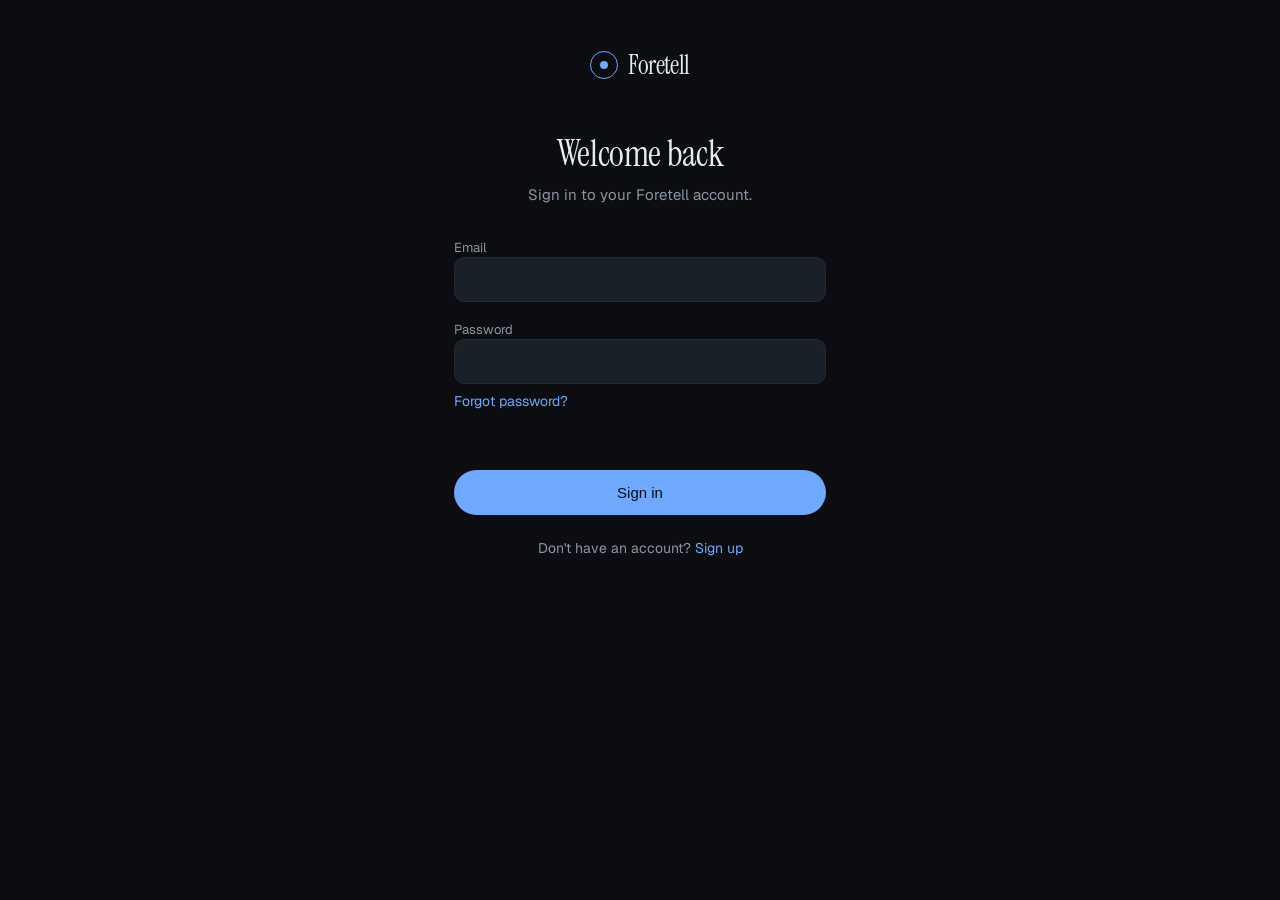
<file: ui/login.html>
<!DOCTYPE html>
<html lang="en">
<head>
<meta charset="UTF-8" />
<meta name="viewport" content="width=device-width, initial-scale=1.0" />
<title>Sign in — Foretell</title>
<link rel="stylesheet" href="/ui/theme.css" />
<style>
*{box-sizing:border-box;margin:0;padding:0}
body{min-height:100vh;display:flex;flex-direction:column;background:var(--bg);color:var(--text)}
a{color:inherit;text-decoration:none}
.wrap{max-width:420px;margin:0 auto;padding:48px 24px;flex:1;width:100%}
.logo{display:flex;align-items:center;gap:10px;font-family:var(--serif);font-size:26px;margin-bottom:48px;justify-content:center;letter-spacing:-0.02em}
.logo-mark{width:28px;height:28px;border:1.5px solid var(--accent);border-radius:50%;display:inline-flex;align-items:center;justify-content:center}
.logo-mark::before{content:'';width:8px;height:8px;background:var(--accent);border-radius:50%}
h1{font-family:var(--serif);font-size:36px;font-weight:400;text-align:center;margin-bottom:8px;letter-spacing:-0.01em}
.sub{text-align:center;color:var(--muted);font-size:15px;margin-bottom:32px}
form{display:flex;flex-direction:column;gap:16px}
label{font-size:13px;color:var(--muted)}
input{width:100%;padding:12px 14px;border-radius:10px;border:1px solid var(--border);
  background:var(--panel-2);color:var(--text);font-family:inherit;font-size:15px}
input:focus{outline:none;border-color:var(--accent)}
.btn{display:flex;align-items:center;justify-content:center;padding:14px;border-radius:999px;
  font-size:15px;font-weight:500;background:var(--accent);color:var(--bg);border:none;cursor:pointer;margin-top:8px}
.btn:hover{opacity:0.9}
.btn:disabled{opacity:0.6;cursor:not-allowed}
.error{color:var(--bad);font-size:14px;text-align:center;min-height:20px}
.foot{text-align:center;margin-top:24px;font-size:14px;color:var(--muted)}
.foot a{color:var(--accent)}
</style>
</head>
<body>
<div class="wrap">
  <a href="/" class="logo"><span class="logo-mark"></span> Foretell</a>
  <h1>Welcome back</h1>
  <p class="sub">Sign in to your Foretell account.</p>
  <form id="form">
    <div>
      <label for="email">Email</label>
      <input id="email" name="email" type="email" required autocomplete="email" />
    </div>
    <div>
      <label for="password">Password</label>
      <input id="password" name="password" type="password" required autocomplete="current-password" />
      <p class="foot" style="margin-top:8px;text-align:left"><a href="/forgot-password">Forgot password?</a></p>
    </div>
    <p class="error" id="error"></p>
    <button type="submit" class="btn" id="submit">Sign in</button>
  </form>
  <p class="foot">Don't have an account? <a href="/signup">Sign up</a></p>
</div>
<script>
if (new URLSearchParams(window.location.search).get('reset') === '1') {
  const err = document.getElementById('error');
  err.style.color = 'var(--accent)';
  err.textContent = 'Password updated. Sign in with your new password.';
}
document.getElementById('form').addEventListener('submit', async (e) => {
  e.preventDefault();
  const btn = document.getElementById('submit');
  const err = document.getElementById('error');
  err.textContent = '';
  btn.disabled = true;
  try {
    const res = await fetch('/api/auth/login', {
      method: 'POST',
      headers: { 'Content-Type': 'application/json' },
      credentials: 'include',
      body: JSON.stringify({
        email: document.getElementById('email').value.trim(),
        password: document.getElementById('password').value,
      }),
    });
    const data = await res.json().catch(() => ({}));
    if (!res.ok) {
      err.textContent = typeof data.detail === 'string' ? data.detail : 'Invalid email or password';
      return;
    }
    window.location.href = '/app';
  } catch (_e) {
    err.textContent = 'Network error. Try again.';
  } finally {
    btn.disabled = false;
  }
});
</script>
</body>
</html>
</file>
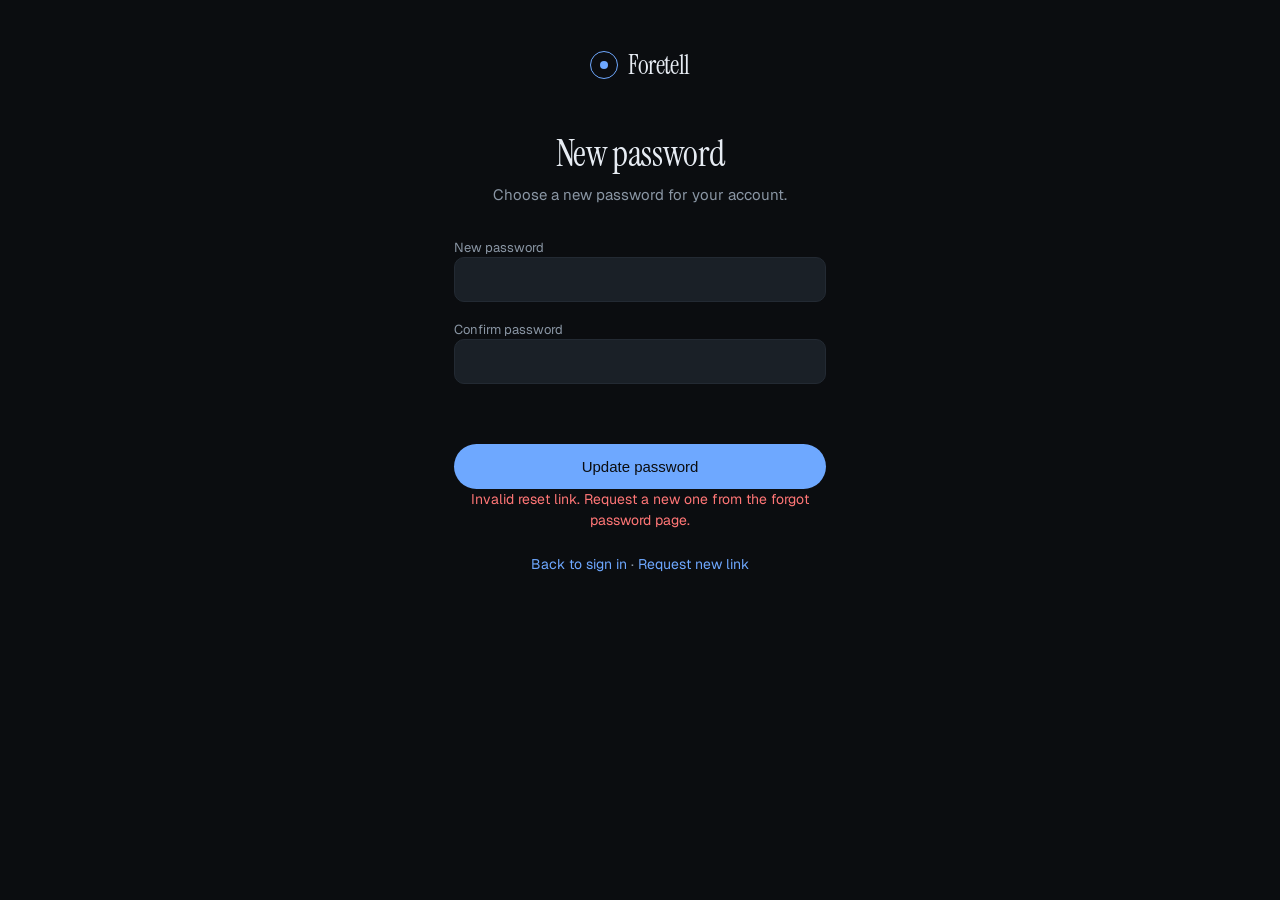
<file: ui/reset-password.html>
<!DOCTYPE html>
<html lang="en">
<head>
<meta charset="UTF-8" />
<meta name="viewport" content="width=device-width, initial-scale=1.0" />
<title>Reset password — Foretell</title>
<link rel="stylesheet" href="/ui/theme.css" />
<style>
*{box-sizing:border-box;margin:0;padding:0}
body{min-height:100vh;display:flex;flex-direction:column;background:var(--bg);color:var(--text)}
a{color:inherit;text-decoration:none}
.wrap{max-width:420px;margin:0 auto;padding:48px 24px;flex:1;width:100%}
.logo{display:flex;align-items:center;gap:10px;font-family:var(--serif);font-size:26px;margin-bottom:48px;justify-content:center;letter-spacing:-0.02em}
.logo-mark{width:28px;height:28px;border:1.5px solid var(--accent);border-radius:50%;display:inline-flex;align-items:center;justify-content:center}
.logo-mark::before{content:'';width:8px;height:8px;background:var(--accent);border-radius:50%}
h1{font-family:var(--serif);font-size:36px;font-weight:400;text-align:center;margin-bottom:8px;letter-spacing:-0.01em}
.sub{text-align:center;color:var(--muted);font-size:15px;margin-bottom:32px}
form{display:flex;flex-direction:column;gap:16px}
label{font-size:13px;color:var(--muted)}
input{width:100%;padding:12px 14px;border-radius:10px;border:1px solid var(--border);
  background:var(--panel-2);color:var(--text);font-family:inherit;font-size:15px}
input:focus{outline:none;border-color:var(--accent)}
.btn{display:flex;align-items:center;justify-content:center;padding:14px;border-radius:999px;
  font-size:15px;font-weight:500;background:var(--accent);color:var(--bg);border:none;cursor:pointer;margin-top:8px}
.btn:hover{opacity:0.9}
.btn:disabled{opacity:0.6;cursor:not-allowed}
.error{color:var(--bad);font-size:14px;text-align:center;min-height:20px;line-height:1.5}
.foot{text-align:center;margin-top:24px;font-size:14px;color:var(--muted)}
.foot a{color:var(--accent)}
</style>
</head>
<body>
<div class="wrap">
  <a href="/" class="logo"><span class="logo-mark"></span> Foretell</a>
  <h1>New password</h1>
  <p class="sub">Choose a new password for your account.</p>
  <form id="form" hidden>
    <div>
      <label for="password">New password</label>
      <input id="password" name="password" type="password" required minlength="8" autocomplete="new-password" />
    </div>
    <div>
      <label for="confirm">Confirm password</label>
      <input id="confirm" name="confirm" type="password" required minlength="8" autocomplete="new-password" />
    </div>
    <p class="error" id="error"></p>
    <button type="submit" class="btn" id="submit">Update password</button>
  </form>
  <p class="error" id="token-error"></p>
  <p class="foot"><a href="/login">Back to sign in</a> · <a href="/forgot-password">Request new link</a></p>
</div>
<script>
const params = new URLSearchParams(window.location.search);
const token = params.get('token');
const form = document.getElementById('form');
const tokenErr = document.getElementById('token-error');

if (!token) {
  tokenErr.textContent = 'Invalid reset link. Request a new one from the forgot password page.';
} else {
  form.hidden = false;
}

document.getElementById('form').addEventListener('submit', async (e) => {
  e.preventDefault();
  const btn = document.getElementById('submit');
  const err = document.getElementById('error');
  err.textContent = '';
  const password = document.getElementById('password').value;
  const confirm = document.getElementById('confirm').value;
  if (password !== confirm) {
    err.textContent = 'Passwords do not match.';
    return;
  }
  btn.disabled = true;
  try {
    const res = await fetch('/api/auth/reset-password', {
      method: 'POST',
      headers: { 'Content-Type': 'application/json' },
      body: JSON.stringify({ token, password }),
    });
    const data = await res.json().catch(() => ({}));
    if (!res.ok) {
      err.textContent = typeof data.detail === 'string' ? data.detail : 'Could not reset password. Try again.';
      return;
    }
    window.location.href = '/login?reset=1';
  } catch (_e) {
    err.textContent = 'Network error. Try again.';
  } finally {
    btn.disabled = false;
  }
});
</script>
</body>
</html>
</file>
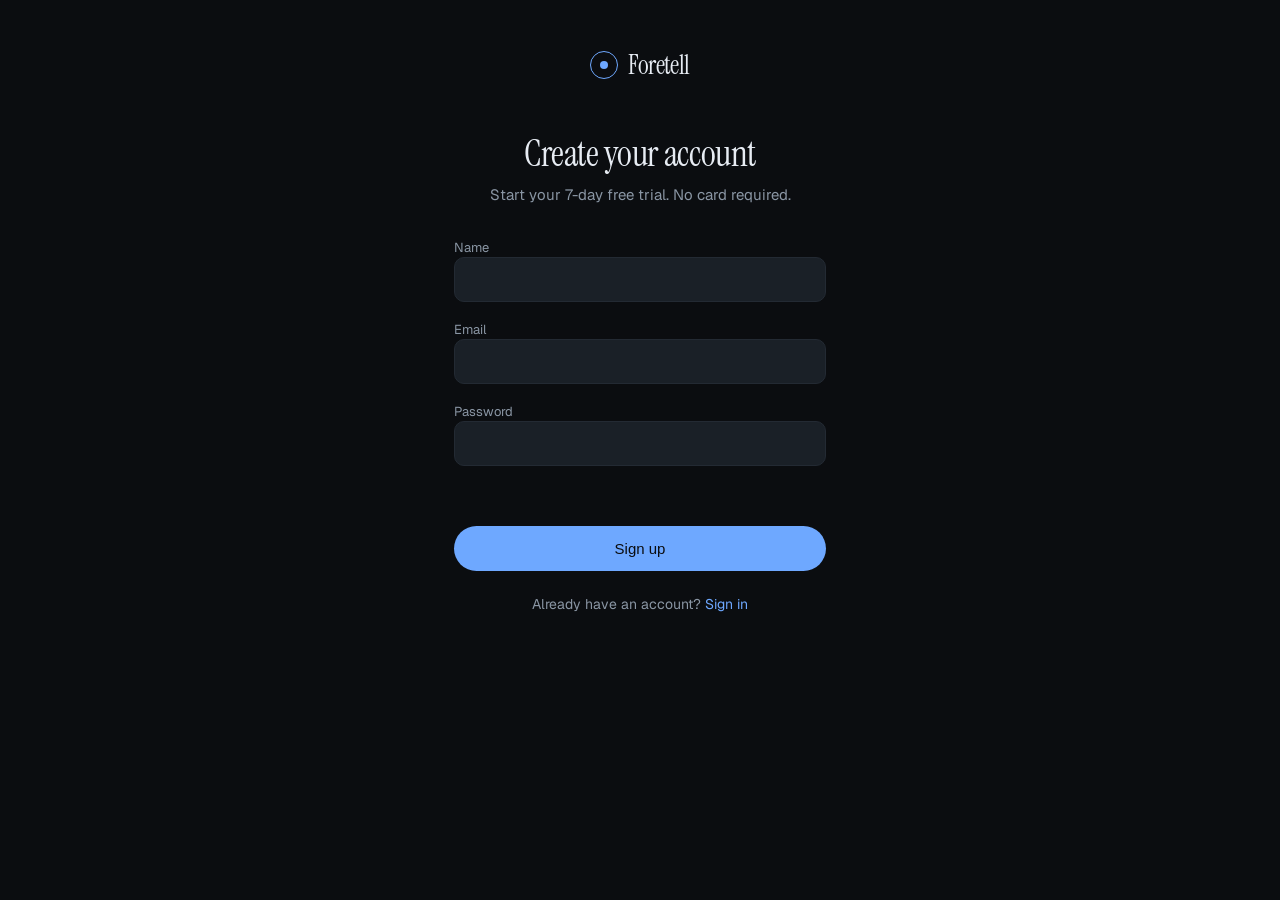
<file: ui/signup.html>
<!DOCTYPE html>
<html lang="en">
<head>
<meta charset="UTF-8" />
<meta name="viewport" content="width=device-width, initial-scale=1.0" />
<title>Sign up — Foretell</title>
<link rel="stylesheet" href="/ui/theme.css" />
<style>
*{box-sizing:border-box;margin:0;padding:0}
body{min-height:100vh;display:flex;flex-direction:column;background:var(--bg);color:var(--text)}
a{color:inherit;text-decoration:none}
.wrap{max-width:420px;margin:0 auto;padding:48px 24px;flex:1;width:100%}
.logo{display:flex;align-items:center;gap:10px;font-family:var(--serif);font-size:26px;margin-bottom:48px;justify-content:center;letter-spacing:-0.02em}
.logo-mark{width:28px;height:28px;border:1.5px solid var(--accent);border-radius:50%;display:inline-flex;align-items:center;justify-content:center}
.logo-mark::before{content:'';width:8px;height:8px;background:var(--accent);border-radius:50%}
h1{font-family:var(--serif);font-size:36px;font-weight:400;text-align:center;margin-bottom:8px;letter-spacing:-0.01em}
.sub{text-align:center;color:var(--muted);font-size:15px;margin-bottom:32px}
form{display:flex;flex-direction:column;gap:16px}
label{font-size:13px;color:var(--muted)}
input{width:100%;padding:12px 14px;border-radius:10px;border:1px solid var(--border);
  background:var(--panel-2);color:var(--text);font-family:inherit;font-size:15px}
input:focus{outline:none;border-color:var(--accent)}
.btn{display:flex;align-items:center;justify-content:center;padding:14px;border-radius:999px;
  font-size:15px;font-weight:500;background:var(--accent);color:var(--bg);border:none;cursor:pointer;margin-top:8px}
.btn:hover{opacity:0.9}
.btn:disabled{opacity:0.6;cursor:not-allowed}
.error{color:var(--bad);font-size:14px;text-align:center;min-height:20px}
.foot{text-align:center;margin-top:24px;font-size:14px;color:var(--muted)}
.foot a{color:var(--accent)}
</style>
</head>
<body>
<div class="wrap">
  <a href="/" class="logo"><span class="logo-mark"></span> Foretell</a>
  <h1>Create your account</h1>
  <p class="sub">Start your 7-day free trial. No card required.</p>
  <form id="form">
    <div>
      <label for="name">Name</label>
      <input id="name" name="name" type="text" required autocomplete="name" />
    </div>
    <div>
      <label for="email">Email</label>
      <input id="email" name="email" type="email" required autocomplete="email" />
    </div>
    <div>
      <label for="password">Password</label>
      <input id="password" name="password" type="password" required minlength="8" autocomplete="new-password" />
    </div>
    <p class="error" id="error"></p>
    <button type="submit" class="btn" id="submit">Sign up</button>
  </form>
  <p class="foot">Already have an account? <a href="/login">Sign in</a></p>
</div>
<script>
document.getElementById('form').addEventListener('submit', async (e) => {
  e.preventDefault();
  const btn = document.getElementById('submit');
  const err = document.getElementById('error');
  err.textContent = '';
  btn.disabled = true;
  try {
    const res = await fetch('/api/auth/signup', {
      method: 'POST',
      headers: { 'Content-Type': 'application/json' },
      credentials: 'include',
      body: JSON.stringify({
        name: document.getElementById('name').value.trim(),
        email: document.getElementById('email').value.trim(),
        password: document.getElementById('password').value,
      }),
    });
    const data = await res.json().catch(() => ({}));
    if (!res.ok) {
      err.textContent = typeof data.detail === 'string' ? data.detail : 'Could not create account';
      return;
    }
    window.location.href = '/app';
  } catch (_e) {
    err.textContent = 'Network error. Try again.';
  } finally {
    btn.disabled = false;
  }
});
</script>
</body>
</html>
</file>
<file: ui/theme.css>
@import url('https://fonts.googleapis.com/css2?family=Instrument+Serif:ital@0;1&family=Geist:wght@300;400;500;600;700&family=JetBrains+Mono:wght@400;500;600&display=swap');

:root {
  color-scheme: dark;
  --bg: #0b0d10;
  --panel: #14181d;
  --panel-2: #1a2027;
  --border: #232a33;
  --text: #e7ecf3;
  --muted: #8a96a4;
  --dim: #6a7580;
  --accent: #6ea8ff;
  --good: #5dd39e;
  --bad: #ff7676;
  --warn: #ffb454;
  --fair: #b8a4ff;
  --serif: 'Instrument Serif', 'Times New Roman', serif;
  --sans: 'Geist', -apple-system, BlinkMacSystemFont, 'Segoe UI', Roboto, 'Helvetica Neue', Arial, sans-serif;
  --mono: 'JetBrains Mono', ui-monospace, monospace;
}

body {
  font-family: var(--sans);
  -webkit-font-smoothing: antialiased;
}

/* Dashboard typography (feed + run) */
header h1,
.panel h2,
#result-section > div > h2 {
  font-family: var(--serif);
  letter-spacing: -0.01em;
}

.card-head .question {
  font-family: var(--serif);
  letter-spacing: -0.01em;
}

.sub-pred .value {
  font-family: var(--serif);
  letter-spacing: -0.01em;
}

h3.section,
.component .name,
.changes h4,
.run-section-label {
  font-family: var(--mono);
}

/* Feed card meta pills */
.card-head .meta-row {
  display: flex;
  flex-wrap: wrap;
  align-items: center;
  gap: 8px;
  margin-top: 6px;
}

.card-head .meta-row .pill {
  display: inline-flex;
  align-items: center;
  justify-content: center;
  flex-shrink: 0;
  white-space: nowrap;
  font-family: var(--sans);
  font-size: 12px;
  font-weight: 500;
  line-height: 1.2;
  letter-spacing: 0;
  padding: 5px 11px;
  border-radius: 999px;
  background: var(--panel-2);
  border: 1px solid var(--border);
  color: var(--muted);
}

.card-head .meta-row a.pill {
  text-decoration: none;
  color: var(--muted);
}

.card-head .meta-row a.pill:hover {
  color: var(--accent);
  border-color: rgba(110, 168, 255, 0.45);
}

.pill.pill-timestamp {
  font-family: var(--mono);
  font-size: 11px;
  font-weight: 400;
  color: var(--dim);
}

.pill.verdict-pending {
  color: var(--muted);
  border-style: dashed;
}

.pill.verdict-underpriced {
  color: var(--good);
  border-color: rgba(93, 211, 158, 0.35);
}

.pill.verdict-overpriced {
  color: var(--bad);
  border-color: rgba(255, 118, 118, 0.35);
}

.pill.verdict-fair {
  color: var(--fair);
  border-color: rgba(184, 164, 255, 0.35);
}

.pill.status-failed {
  color: var(--bad);
  border-color: rgba(255, 118, 118, 0.35);
  background: rgba(255, 118, 118, 0.08);
}

.pill.mode-reanalysis {
  color: var(--warn);
  border-color: rgba(255, 180, 84, 0.35);
}
</file>
